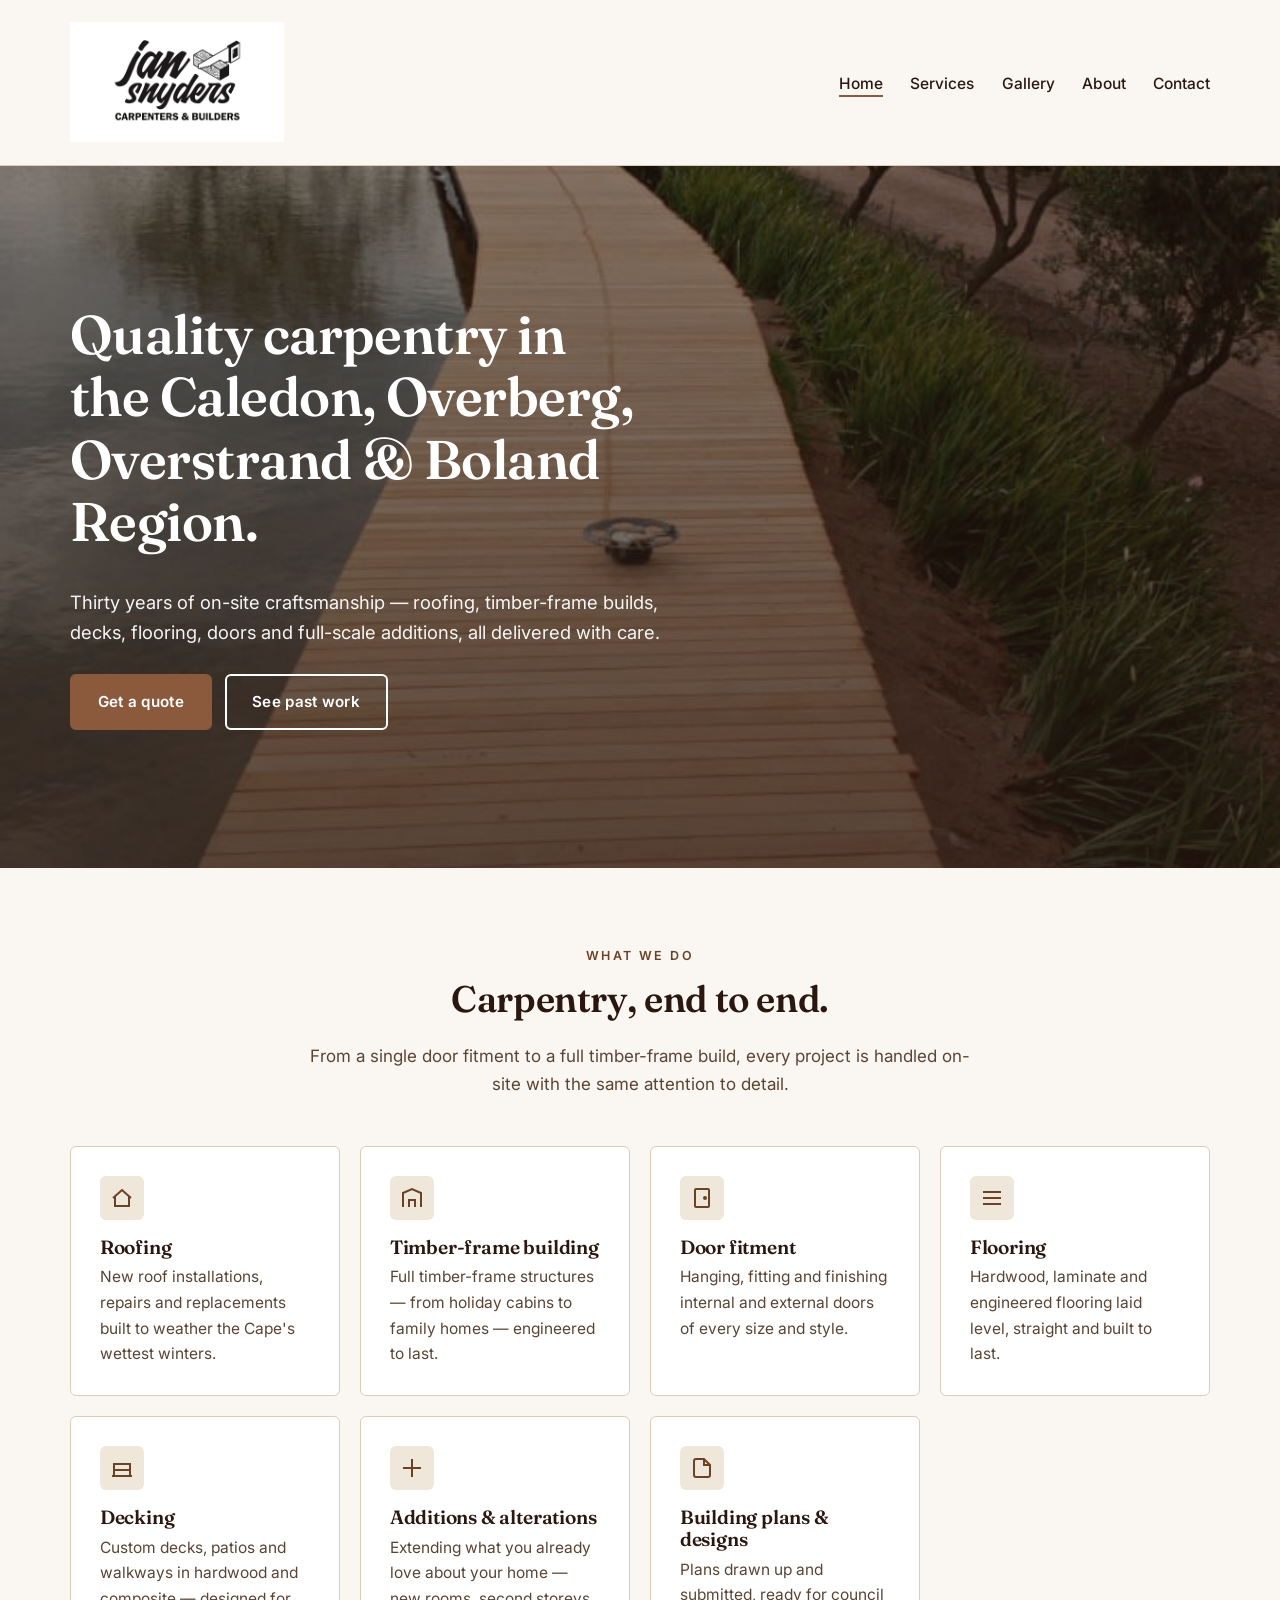
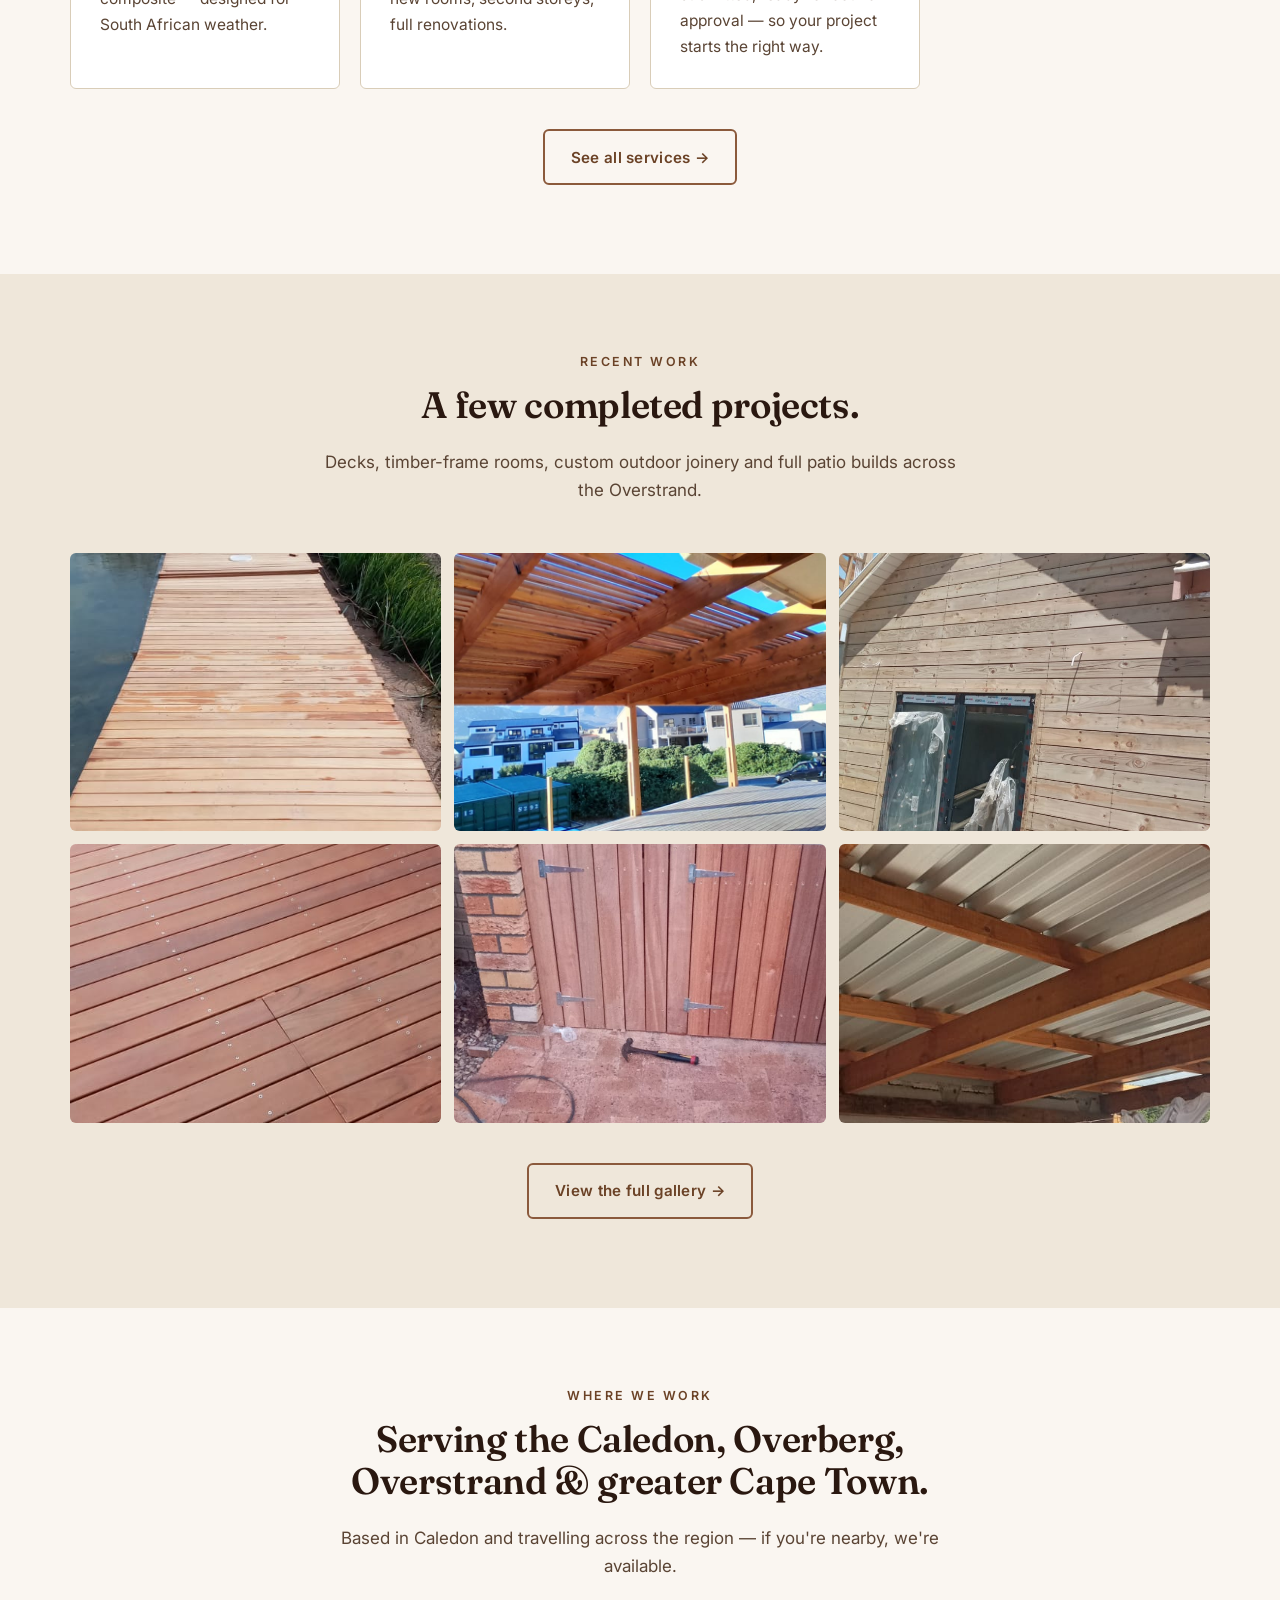
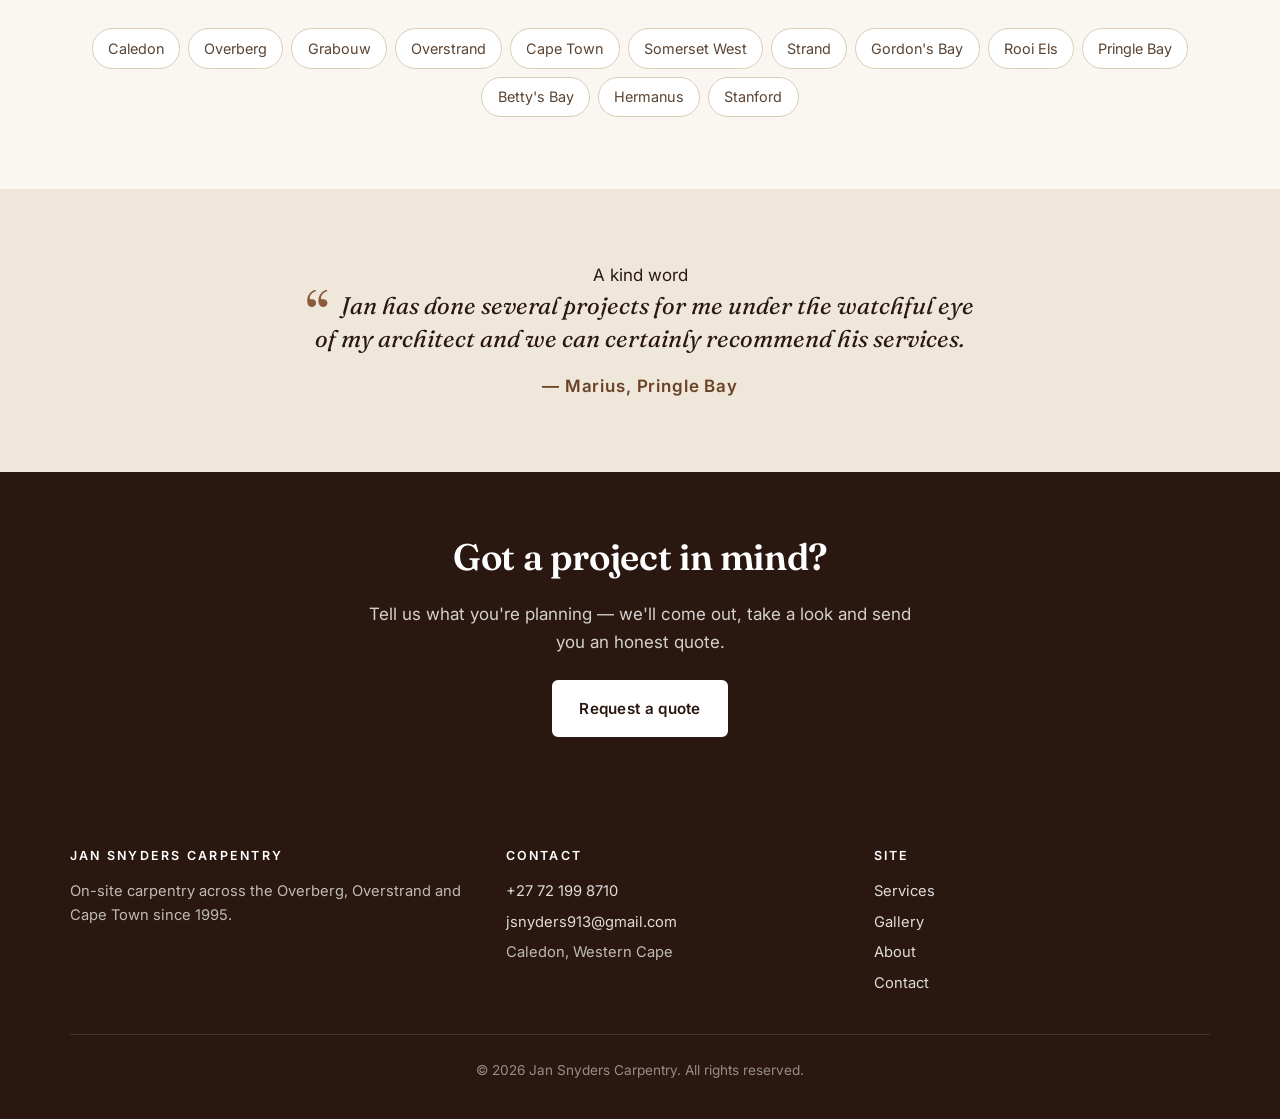
<file: index.html>
<!DOCTYPE html>
<html lang="en-ZA">
<head>
  <meta charset="UTF-8" />
  <meta name="viewport" content="width=device-width, initial-scale=1.0" />
  <title>Jan Snyders Carpentry — Carpenter in Caledon, Overberg &amp; Overstrand</title>
  <meta name="description" content="Jan Snyders is a versatile carpenter based in Caledon, Western Cape, with 25+ years' experience. Roofing, timber-frame building, decking, flooring, doors, additions and building plans across the Overberg, Overstrand and Cape Town." />
  <meta name="theme-color" content="#2a1810" />
  <meta name="google-site-verification" content="yP_H1B3VOyMs3_t7e3XYben7phTmRiaYu-WvT1Xxkp0" />
  <link rel="canonical" href="https://jansnyderscarpenter.com/" />

  <!-- Open Graph -->
  <meta property="og:type" content="website" />
  <meta property="og:title" content="Jan Snyders Carpentry — Carpenter in Caledon, Overberg &amp; Overstrand" />
  <meta property="og:description" content="25+ years of quality carpentry across the Overstrand and Cape Town. Roofing, decking, timber-frame, flooring, doors and more." />
  <meta property="og:url" content="https://jansnyderscarpenter.com/" />
  <meta property="og:image" content="https://jansnyderscarpenter.com/assets/images/Scenic%20decked%20walkway%205.jpeg" />
  <meta name="twitter:card" content="summary_large_image" />

  <link rel="icon" type="image/png" href="assets/images/Logo.png" />
  <link rel="preconnect" href="https://fonts.googleapis.com" />
  <link rel="preconnect" href="https://fonts.gstatic.com" crossorigin />
  <link href="https://fonts.googleapis.com/css2?family=Fraunces:opsz,wght@9..144,500;9..144,600&family=Inter:wght@400;500;600&display=swap" rel="stylesheet" />
  <link rel="stylesheet" href="assets/css/styles.css" />

  <!-- Local-business structured data (boosts Google local search) -->
  <script type="application/ld+json">
  {
    "@context": "https://schema.org",
    "@type": "GeneralContractor",
    "name": "Jan Snyders Carpentry",
    "image": "https://jansnyderscarpenter.com/assets/images/Scenic%20decked%20walkway%205.jpeg",
    "url": "https://jansnyderscarpenter.com/",
    "telephone": "+27721998710",
    "email": "jsnyders913@gmail.com",
    "priceRange": "$$",
    "address": {
      "@type": "PostalAddress",
      "streetAddress": "1st Avenue, Vleiview",
      "addressLocality": "Caledon",
      "addressRegion": "Western Cape",
      "addressCountry": "ZA"
    },
    "areaServed": [
      "Caledon", "Grabouw", "Overstrand", "Cape Town", "Somerset West", "Strand",
      "Gordon's Bay", "Rooi Els", "Pringle Bay", "Betty's Bay", "Hermanus", "Stanford"
    ],
    "founder": { "@type": "Person", "name": "Jan Snyders" },
    "foundingDate": "1995",
    "description": "On-site carpenter based in Caledon offering roofing, timber-frame building, decking, flooring, door fitment, additions, alterations and building plans across the Overberg, Overstrand and greater Cape Town area.",
    "openingHoursSpecification": [
      { "@type": "OpeningHoursSpecification", "dayOfWeek": ["Monday","Tuesday","Wednesday","Thursday","Friday"], "opens": "08:00", "closes": "17:00" },
      { "@type": "OpeningHoursSpecification", "dayOfWeek": "Saturday", "opens": "08:00", "closes": "13:00" }
    ],
    "sameAs": []
  }
  </script>
</head>
<body>

  <header class="site-header">
    <div class="container">
      <a class="brand" href="index.html">
        <img src="assets/images/Logo.png" alt="Jan Snyders Carpentry logo" />
      </a>

      <button class="nav-toggle" aria-label="Toggle menu" aria-expanded="false" aria-controls="primary-nav">
        <span></span>
      </button>

      <nav class="site-nav" id="primary-nav" aria-label="Primary">
        <ul>
          <li><a href="index.html">Home</a></li>
          <li><a href="services.html">Services</a></li>
          <li><a href="gallery.html">Gallery</a></li>
          <li><a href="about.html">About</a></li>
          <li><a href="contact.html">Contact</a></li>
        </ul>
      </nav>
    </div>
  </header>

  <main>

    <section class="hero">
      <div class="container">
        <h1>Quality carpentry in the Caledon, Overberg, Overstrand &amp; Boland Region.</h1>
        <p>Thirty years of on-site craftsmanship — roofing, timber-frame builds, decks, flooring, doors and full-scale additions, all delivered with care.</p>
        <a class="btn" href="contact.html">Get a quote</a>
        <a class="btn btn--ghost" href="gallery.html" style="color:#fff;border-color:#fff">See past work</a>
      </div>
    </section>

    <section>
      <div class="container">
        <div class="section-head">
          <span class="eyebrow">What we do</span>
          <h2>Carpentry, end to end.</h2>
          <p>From a single door fitment to a full timber-frame build, every project is handled on-site with the same attention to detail.</p>
        </div>

        <div class="services-grid">
          <article class="service-card">
            <div class="icon" aria-hidden="true"><svg viewBox="0 0 24 24" fill="none" stroke="currentColor" stroke-width="2"><path d="M3 12l9-8 9 8"/><path d="M5 10v10h14V10"/></svg></div>
            <h3>Roofing</h3>
            <p>New roof installations, repairs and replacements built to weather the Cape's wettest winters.</p>
          </article>

          <article class="service-card">
            <div class="icon" aria-hidden="true"><svg viewBox="0 0 24 24" fill="none" stroke="currentColor" stroke-width="2"><path d="M3 21V7l9-4 9 4v14"/><path d="M9 21v-7h6v7"/></svg></div>
            <h3>Timber-frame building</h3>
            <p>Full timber-frame structures — from holiday cabins to family homes — engineered to last.</p>
          </article>

          <article class="service-card">
            <div class="icon" aria-hidden="true"><svg viewBox="0 0 24 24" fill="none" stroke="currentColor" stroke-width="2"><rect x="5" y="3" width="14" height="18" rx="1"/><circle cx="15" cy="12" r="1" fill="currentColor"/></svg></div>
            <h3>Door fitment</h3>
            <p>Hanging, fitting and finishing internal and external doors of every size and style.</p>
          </article>

          <article class="service-card">
            <div class="icon" aria-hidden="true"><svg viewBox="0 0 24 24" fill="none" stroke="currentColor" stroke-width="2"><path d="M3 6h18M3 12h18M3 18h18"/></svg></div>
            <h3>Flooring</h3>
            <p>Hardwood, laminate and engineered flooring laid level, straight and built to last.</p>
          </article>

          <article class="service-card">
            <div class="icon" aria-hidden="true"><svg viewBox="0 0 24 24" fill="none" stroke="currentColor" stroke-width="2"><path d="M2 20h20"/><path d="M4 20V8h16v12"/><path d="M4 14h16"/></svg></div>
            <h3>Decking</h3>
            <p>Custom decks, patios and walkways in hardwood and composite — designed for South African weather.</p>
          </article>

          <article class="service-card">
            <div class="icon" aria-hidden="true"><svg viewBox="0 0 24 24" fill="none" stroke="currentColor" stroke-width="2"><path d="M3 12h18"/><path d="M12 3v18"/></svg></div>
            <h3>Additions &amp; alterations</h3>
            <p>Extending what you already love about your home — new rooms, second storeys, full renovations.</p>
          </article>

          <article class="service-card">
            <div class="icon" aria-hidden="true"><svg viewBox="0 0 24 24" fill="none" stroke="currentColor" stroke-width="2"><path d="M14 3H6a2 2 0 00-2 2v14a2 2 0 002 2h12a2 2 0 002-2V9z"/><path d="M14 3v6h6"/></svg></div>
            <h3>Building plans &amp; designs</h3>
            <p>Plans drawn up and submitted, ready for council approval — so your project starts the right way.</p>
          </article>
        </div>

        <p style="text-align:center;margin-top:2.5rem">
          <a class="btn btn--ghost" href="services.html">See all services →</a>
        </p>
      </div>
    </section>

    <section class="alt">
      <div class="container">
        <div class="section-head">
          <span class="eyebrow">Recent work</span>
          <h2>A few completed projects.</h2>
          <p>Decks, timber-frame rooms, custom outdoor joinery and full patio builds across the Overstrand.</p>
        </div>

        <div class="gallery-grid">
          <figure><img src="assets/images/Scenic%20decked%20walkway%201.jpeg" alt="Scenic decked walkway with views" loading="lazy" /><figcaption>Scenic decked walkway</figcaption></figure>
          <figure><img src="assets/images/Complete%20patio%20and%20roof%201.jpeg" alt="Complete patio and roof project" loading="lazy" /><figcaption>Complete patio &amp; roof</figcaption></figure>
          <figure><img src="assets/images/Timber%20room%201.jpeg" alt="Timber-frame room" loading="lazy" /><figcaption>Timber-frame room</figcaption></figure>
          <figure><img src="assets/images/Pool%20deck%201.jpeg" alt="Pool deck" loading="lazy" /><figcaption>Pool deck</figcaption></figure>
          <figure><img src="assets/images/Outside%20storage%20cupboard%201.jpeg" alt="Outside storage cupboard" loading="lazy" /><figcaption>Outside storage cupboard</figcaption></figure>
          <figure><img src="assets/images/Roofing%201.jpeg" alt="Completed roofing project" loading="lazy" /><figcaption>Roofing</figcaption></figure>
        </div>

        <p style="text-align:center;margin-top:2.5rem">
          <a class="btn btn--ghost" href="gallery.html">View the full gallery →</a>
        </p>
      </div>
    </section>

    <section>
      <div class="container">
        <div class="section-head">
          <span class="eyebrow">Where we work</span>
          <h2>Serving the Caledon, Overberg, Overstrand &amp; greater Cape Town.</h2>
          <p>Based in Caledon and travelling across the region — if you're nearby, we're available.</p>
        </div>
        <ul class="area-chips">
          <li>Caledon</li>
          <li>Overberg</li>
          <li>Grabouw</li>
          <li>Overstrand</li>
          <li>Cape Town</li>
          <li>Somerset West</li>
          <li>Strand</li>
          <li>Gordon's Bay</li>
          <li>Rooi Els</li>
          <li>Pringle Bay</li>
          <li>Betty's Bay</li>
          <li>Hermanus</li>
          <li>Stanford</li>
        </ul>
      </div>
    </section>

    <section class="alt">
      <div class="container testimonial">
        <span class="eyebrow">A kind word</span>
        <blockquote>Jan has done several projects for me under the watchful eye of my architect and we can certainly recommend his services.</blockquote>
        <cite>— Marius, Pringle Bay</cite>
      </div>
    </section>

    <section class="cta-banner">
      <div class="container">
        <h2>Got a project in mind?</h2>
        <p>Tell us what you're planning — we'll come out, take a look and send you an honest quote.</p>
        <a class="btn" href="contact.html">Request a quote</a>
      </div>
    </section>

  </main>

  <footer class="site-footer">
    <div class="container">
      <div class="footer-grid">
        <div>
          <h4>Jan Snyders Carpentry</h4>
          <p>On-site carpentry across the Overberg, Overstrand and Cape Town since 1995.</p>
        </div>
        <div>
          <h4>Contact</h4>
          <ul>
            <li><a href="tel:+27721998710">+27 72 199 8710</a></li>
            <li><a href="mailto:jsnyders913@gmail.com">jsnyders913@gmail.com</a></li>
            <li>Caledon, Western Cape</li>
          </ul>
        </div>
        <div>
          <h4>Site</h4>
          <ul>
            <li><a href="services.html">Services</a></li>
            <li><a href="gallery.html">Gallery</a></li>
            <li><a href="about.html">About</a></li>
            <li><a href="contact.html">Contact</a></li>
          </ul>
        </div>
      </div>
      <p class="legal">&copy; <span id="year">2026</span> Jan Snyders Carpentry. All rights reserved.</p>
    </div>
  </footer>

  <script>document.getElementById('year').textContent = new Date().getFullYear();</script>
  <script src="assets/js/main.js" defer></script>
</body>
</html>
</file>
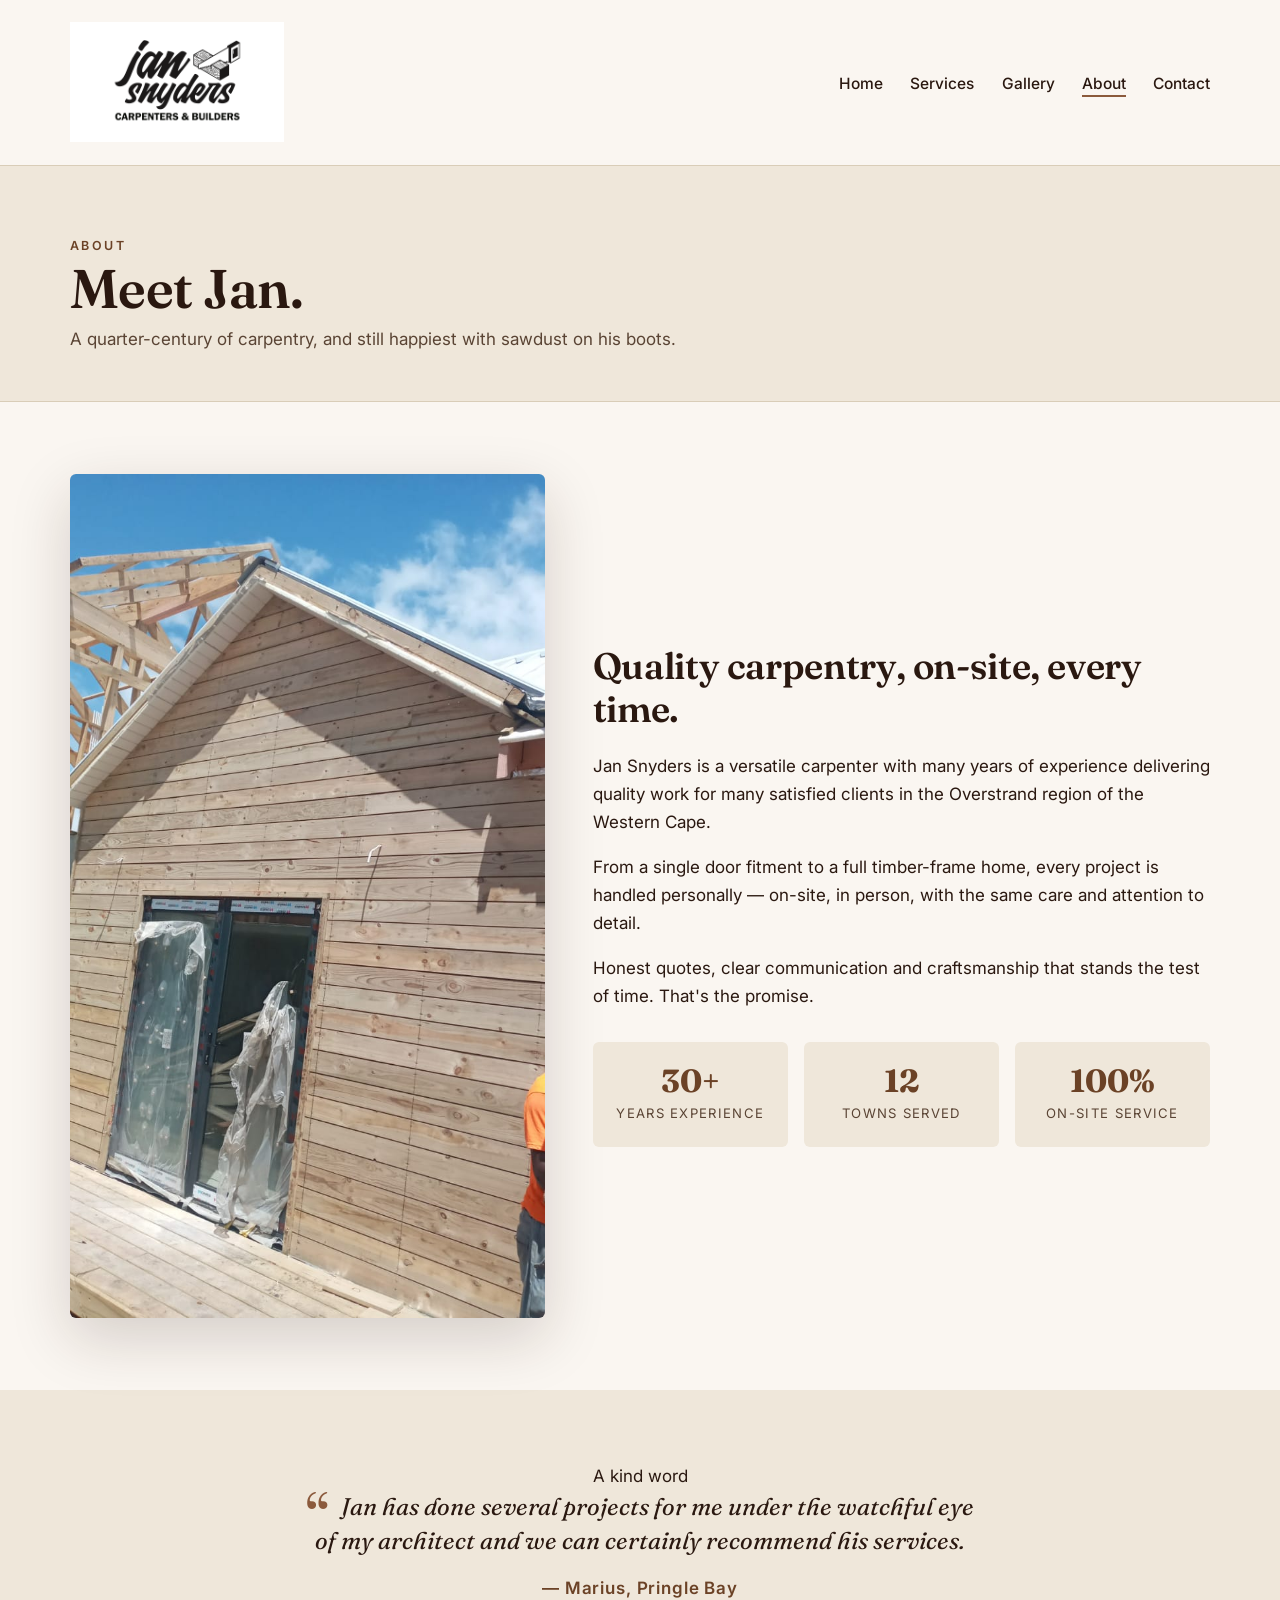
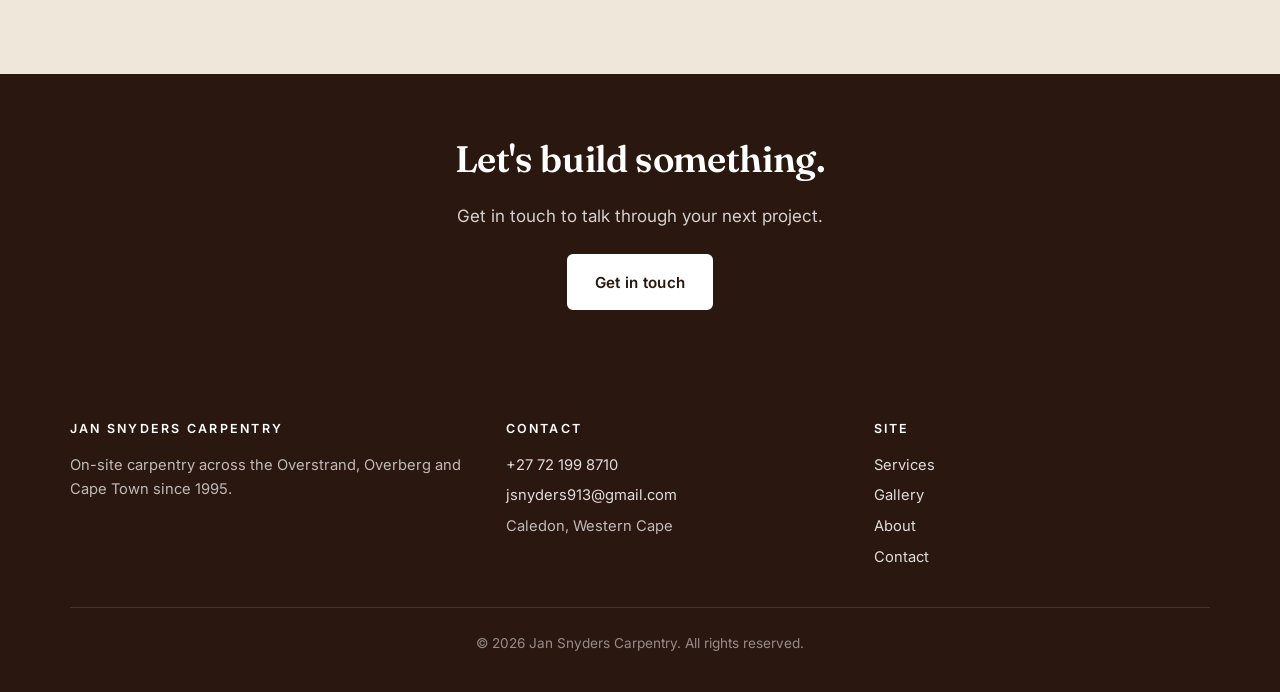
<file: about.html>
<!DOCTYPE html>
<html lang="en-ZA">
<head>
  <meta charset="UTF-8" />
  <meta name="viewport" content="width=device-width, initial-scale=1.0" />
  <title>About Jan Snyders — Carpenter, Caledon</title>
  <meta name="description" content="Meet Jan Snyders — a versatile carpenter with 25+ years' experience delivering quality work for clients across the Overstrand region of the Western Cape." />
  <meta name="theme-color" content="#2a1810" />
  <link rel="canonical" href="https://jansnyderscarpenter.com/about.html" />

  <meta property="og:type" content="website" />
  <meta property="og:title" content="About Jan Snyders" />
  <meta property="og:description" content="25+ years' experience delivering quality carpentry across the Overstrand." />
  <meta property="og:url" content="https://jansnyderscarpenter.com/about.html" />
  <meta property="og:image" content="https://jansnyderscarpenter.com/assets/images/Scenic%20decked%20walkway%205.jpeg" />

  <link rel="icon" type="image/png" href="assets/images/Logo.png" />
  <link rel="preconnect" href="https://fonts.googleapis.com" />
  <link rel="preconnect" href="https://fonts.gstatic.com" crossorigin />
  <link href="https://fonts.googleapis.com/css2?family=Fraunces:opsz,wght@9..144,500;9..144,600&family=Inter:wght@400;500;600&display=swap" rel="stylesheet" />
  <link rel="stylesheet" href="assets/css/styles.css" />
</head>
<body>

  <header class="site-header">
    <div class="container">
      <a class="brand" href="index.html">
        <img src="assets/images/Logo.png" alt="Jan Snyders Carpentry logo" />
      </a>
      <button class="nav-toggle" aria-label="Toggle menu" aria-expanded="false" aria-controls="primary-nav"><span></span></button>
      <nav class="site-nav" id="primary-nav" aria-label="Primary">
        <ul>
          <li><a href="index.html">Home</a></li>
          <li><a href="services.html">Services</a></li>
          <li><a href="gallery.html">Gallery</a></li>
          <li><a href="about.html">About</a></li>
          <li><a href="contact.html">Contact</a></li>
        </ul>
      </nav>
    </div>
  </header>

  <main>

    <section class="page-header">
      <div class="container">
        <span class="eyebrow" style="font-size:0.78rem;font-weight:600;letter-spacing:0.2em;text-transform:uppercase;color:var(--accent-dk)">About</span>
        <h1>Meet Jan.</h1>
        <p>A quarter-century of carpentry, and still happiest with sawdust on his boots.</p>
      </div>
    </section>

    <section>
      <div class="container">
        <div class="about-grid">
          <img src="assets/images/Timber%20room%201.jpeg" alt="Timber-frame work by Jan Snyders" />
          <div>
            <h2>Quality carpentry, on-site, every time.</h2>
            <p>Jan Snyders is a versatile carpenter with many years of experience delivering quality work for many satisfied clients in the Overstrand region of the Western Cape.</p>
            <p>From a single door fitment to a full timber-frame home, every project is handled personally — on-site, in person, with the same care and attention to detail.</p>
            <p>Honest quotes, clear communication and craftsmanship that stands the test of time. That's the promise.</p>

            <div class="stats">
              <div class="stat"><strong>30+</strong><span>Years experience</span></div>
              <div class="stat"><strong>12</strong><span>Towns served</span></div>
              <div class="stat"><strong>100%</strong><span>On-site service</span></div>
            </div>
          </div>
        </div>
      </div>
    </section>

    <section class="alt">
      <div class="container testimonial">
        <span class="eyebrow">A kind word</span>
        <blockquote>Jan has done several projects for me under the watchful eye of my architect and we can certainly recommend his services.</blockquote>
        <cite>— Marius, Pringle Bay</cite>
      </div>
    </section>

    <section class="cta-banner">
      <div class="container">
        <h2>Let's build something.</h2>
        <p>Get in touch to talk through your next project.</p>
        <a class="btn" href="contact.html">Get in touch</a>
      </div>
    </section>

  </main>

  <footer class="site-footer">
    <div class="container">
      <div class="footer-grid">
        <div>
          <h4>Jan Snyders Carpentry</h4>
          <p>On-site carpentry across the Overstrand, Overberg and Cape Town since 1995.</p>
        </div>
        <div>
          <h4>Contact</h4>
          <ul>
            <li><a href="tel:+27721998710">+27 72 199 8710</a></li>
            <li><a href="mailto:jsnyders913@gmail.com">jsnyders913@gmail.com</a></li>
            <li>Caledon, Western Cape</li>
          </ul>
        </div>
        <div>
          <h4>Site</h4>
          <ul>
            <li><a href="services.html">Services</a></li>
            <li><a href="gallery.html">Gallery</a></li>
            <li><a href="about.html">About</a></li>
            <li><a href="contact.html">Contact</a></li>
          </ul>
        </div>
      </div>
      <p class="legal">&copy; <span id="year">2026</span> Jan Snyders Carpentry. All rights reserved.</p>
    </div>
  </footer>

  <script>document.getElementById('year').textContent = new Date().getFullYear();</script>
  <script src="assets/js/main.js" defer></script>
</body>
</html>
</file>
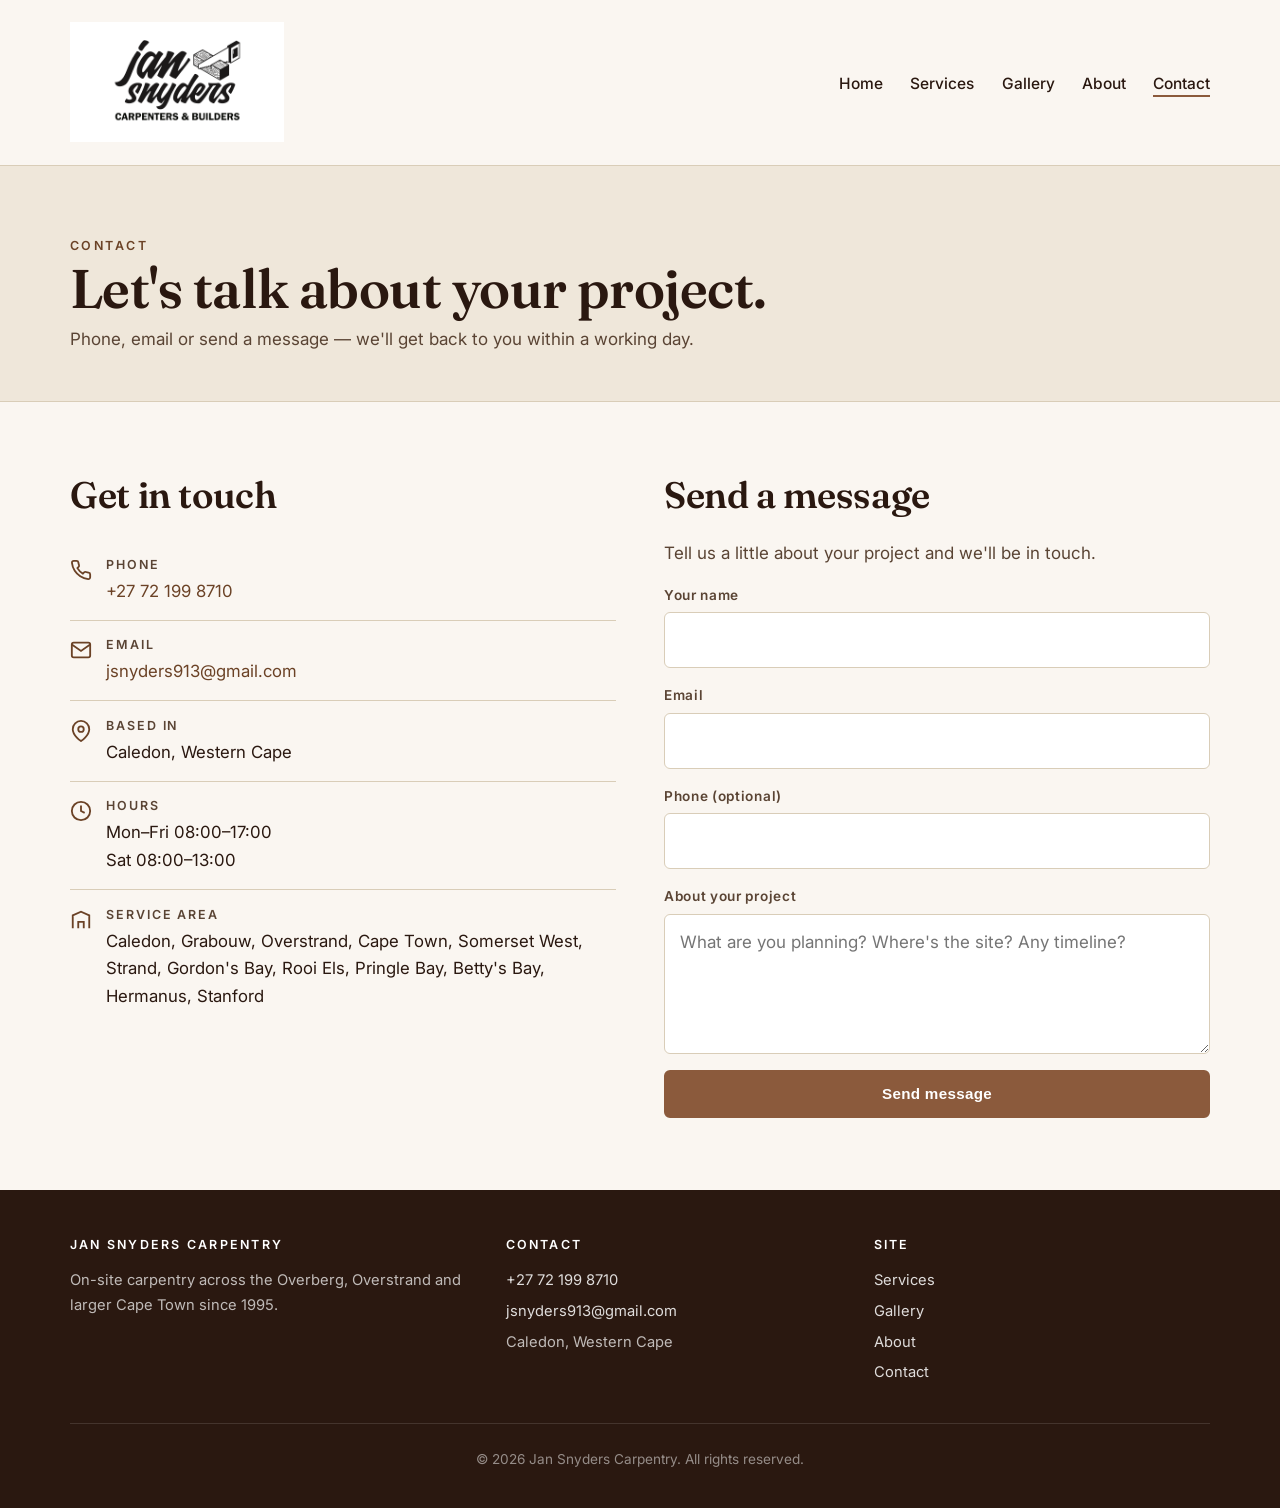
<file: contact.html>
<!DOCTYPE html>
<html lang="en-ZA">
<head>
  <meta charset="UTF-8" />
  <meta name="viewport" content="width=device-width, initial-scale=1.0" />
  <title>Contact — Jan Snyders Carpentry, Caledon</title>
  <meta name="description" content="Get in touch with Jan Snyders Carpentry. Phone +27 72 199 8710 or email jsnyders913@gmail.com. Serving Caledon, Overberg, Overstrand and the greater Cape Town." />
  <meta name="theme-color" content="#2a1810" />
  <link rel="canonical" href="https://jansnyderscarpenter.com/contact.html" />

  <meta property="og:type" content="website" />
  <meta property="og:title" content="Contact — Jan Snyders Carpentry" />
  <meta property="og:description" content="Phone, email and contact form for Jan Snyders Carpentry in Caledon." />
  <meta property="og:url" content="https://jansnyderscarpenter.com/contact.html" />
  <meta property="og:image" content="https://jansnyderscarpenter.com/assets/images/Scenic%20decked%20walkway%205.jpeg" />

  <link rel="icon" type="image/png" href="assets/images/Logo.png" />
  <link rel="preconnect" href="https://fonts.googleapis.com" />
  <link rel="preconnect" href="https://fonts.gstatic.com" crossorigin />
  <link href="https://fonts.googleapis.com/css2?family=Fraunces:opsz,wght@9..144,500;9..144,600&family=Inter:wght@400;500;600&display=swap" rel="stylesheet" />
  <link rel="stylesheet" href="assets/css/styles.css" />
</head>
<body>

  <header class="site-header">
    <div class="container">
      <a class="brand" href="index.html">
        <img src="assets/images/Logo.png" alt="Jan Snyders Carpentry logo" />
      </a>
      <button class="nav-toggle" aria-label="Toggle menu" aria-expanded="false" aria-controls="primary-nav"><span></span></button>
      <nav class="site-nav" id="primary-nav" aria-label="Primary">
        <ul>
          <li><a href="index.html">Home</a></li>
          <li><a href="services.html">Services</a></li>
          <li><a href="gallery.html">Gallery</a></li>
          <li><a href="about.html">About</a></li>
          <li><a href="contact.html">Contact</a></li>
        </ul>
      </nav>
    </div>
  </header>

  <main>

    <section class="page-header">
      <div class="container">
        <span class="eyebrow" style="font-size:0.78rem;font-weight:600;letter-spacing:0.2em;text-transform:uppercase;color:var(--accent-dk)">Contact</span>
        <h1>Let's talk about your project.</h1>
        <p>Phone, email or send a message — we'll get back to you within a working day.</p>
      </div>
    </section>

    <section>
      <div class="container">
        <div class="contact-grid">

          <div class="contact-info">
            <h2>Get in touch</h2>
            <ul>
              <li>
                <svg viewBox="0 0 24 24" fill="none" stroke="currentColor" stroke-width="2"><path d="M22 16.92v3a2 2 0 01-2.18 2 19.79 19.79 0 01-8.63-3.07 19.5 19.5 0 01-6-6 19.79 19.79 0 01-3.07-8.67A2 2 0 014.11 2h3a2 2 0 012 1.72c.13.96.37 1.9.7 2.81a2 2 0 01-.45 2.11L8.09 9.91a16 16 0 006 6l1.27-1.27a2 2 0 012.11-.45c.91.33 1.85.57 2.81.7A2 2 0 0122 16.92z"/></svg>
                <div>
                  <p class="label">Phone</p>
                  <p class="value"><a href="tel:+27721998710">+27 72 199 8710</a></p>
                </div>
              </li>
              <li>
                <svg viewBox="0 0 24 24" fill="none" stroke="currentColor" stroke-width="2"><path d="M4 4h16c1.1 0 2 .9 2 2v12c0 1.1-.9 2-2 2H4c-1.1 0-2-.9-2-2V6c0-1.1.9-2 2-2z"/><path d="M22 6l-10 7L2 6"/></svg>
                <div>
                  <p class="label">Email</p>
                  <p class="value"><a href="mailto:jsnyders913@gmail.com">jsnyders913@gmail.com</a></p>
                </div>
              </li>
              <li>
                <svg viewBox="0 0 24 24" fill="none" stroke="currentColor" stroke-width="2"><path d="M21 10c0 7-9 13-9 13s-9-6-9-13a9 9 0 0118 0z"/><circle cx="12" cy="10" r="3"/></svg>
                <div>
                  <p class="label">Based in</p>
                  <p class="value">Caledon, Western Cape</p>
                </div>
              </li>
              <li>
                <svg viewBox="0 0 24 24" fill="none" stroke="currentColor" stroke-width="2"><circle cx="12" cy="12" r="10"/><path d="M12 6v6l4 2"/></svg>
                <div>
                  <p class="label">Hours</p>
                  <p class="value">Mon–Fri 08:00–17:00<br/>Sat 08:00–13:00</p>
                </div>
              </li>
              <li>
                <svg viewBox="0 0 24 24" fill="none" stroke="currentColor" stroke-width="2"><path d="M3 21V7l9-4 9 4v14"/><path d="M9 21v-7h6v7"/></svg>
                <div>
                  <p class="label">Service area</p>
                  <p class="value">Caledon, Grabouw, Overstrand, Cape Town, Somerset West, Strand, Gordon's Bay, Rooi Els, Pringle Bay, Betty's Bay, Hermanus, Stanford</p>
                </div>
              </li>
            </ul>
          </div>

          <div>
            <h2>Send a message</h2>
            <p style="color:var(--ink-soft)">Tell us a little about your project and we'll be in touch.</p>

            <!--
              This form is handled by Netlify Forms automatically when deployed.
              No backend or JS required. Submissions appear in the Netlify dashboard
              under Forms, and you can configure email notifications there.
            -->
            <form name="contact" method="POST" data-netlify="true" netlify-honeypot="bot-field" action="thanks.html">
              <input type="hidden" name="form-name" value="contact" />
              <p class="honeypot"><label>Don't fill this out: <input name="bot-field" /></label></p>

              <div class="field">
                <label for="name">Your name</label>
                <input id="name" name="name" type="text" required autocomplete="name" />
              </div>

              <div class="field">
                <label for="email">Email</label>
                <input id="email" name="email" type="email" required autocomplete="email" />
              </div>

              <div class="field">
                <label for="phone">Phone (optional)</label>
                <input id="phone" name="phone" type="tel" autocomplete="tel" />
              </div>

              <div class="field">
                <label for="message">About your project</label>
                <textarea id="message" name="message" required placeholder="What are you planning? Where's the site? Any timeline?"></textarea>
              </div>

              <button type="submit" class="btn">Send message</button>
            </form>
          </div>

        </div>
      </div>
    </section>

  </main>

  <footer class="site-footer">
    <div class="container">
      <div class="footer-grid">
        <div>
          <h4>Jan Snyders Carpentry</h4>
          <p>On-site carpentry across the Overberg, Overstrand and larger Cape Town since 1995.</p>
        </div>
        <div>
          <h4>Contact</h4>
          <ul>
            <li><a href="tel:+27721998710">+27 72 199 8710</a></li>
            <li><a href="mailto:jsnyders913@gmail.com">jsnyders913@gmail.com</a></li>
            <li>Caledon, Western Cape</li>
          </ul>
        </div>
        <div>
          <h4>Site</h4>
          <ul>
            <li><a href="services.html">Services</a></li>
            <li><a href="gallery.html">Gallery</a></li>
            <li><a href="about.html">About</a></li>
            <li><a href="contact.html">Contact</a></li>
          </ul>
        </div>
      </div>
      <p class="legal">&copy; <span id="year">2026</span> Jan Snyders Carpentry. All rights reserved.</p>
    </div>
  </footer>

  <script>document.getElementById('year').textContent = new Date().getFullYear();</script>
  <script src="assets/js/main.js" defer></script>
</body>
</html>
</file>
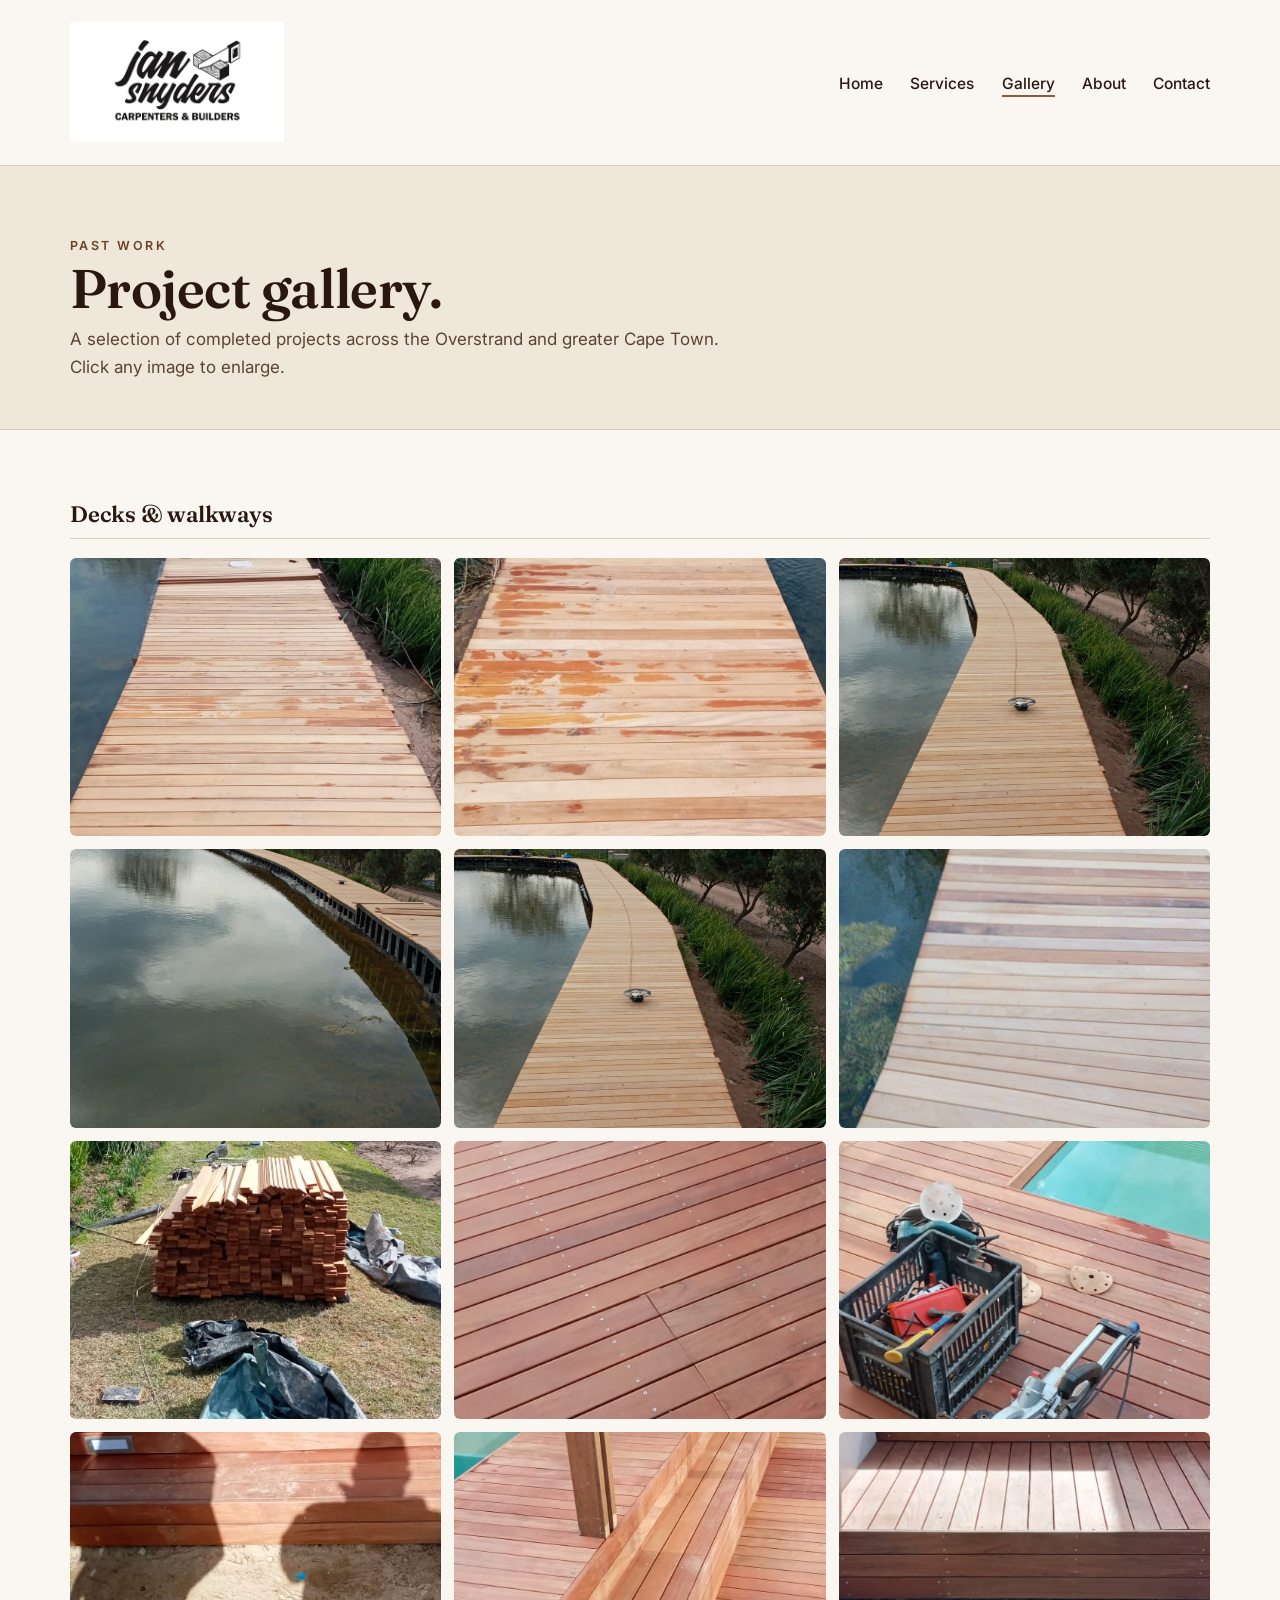
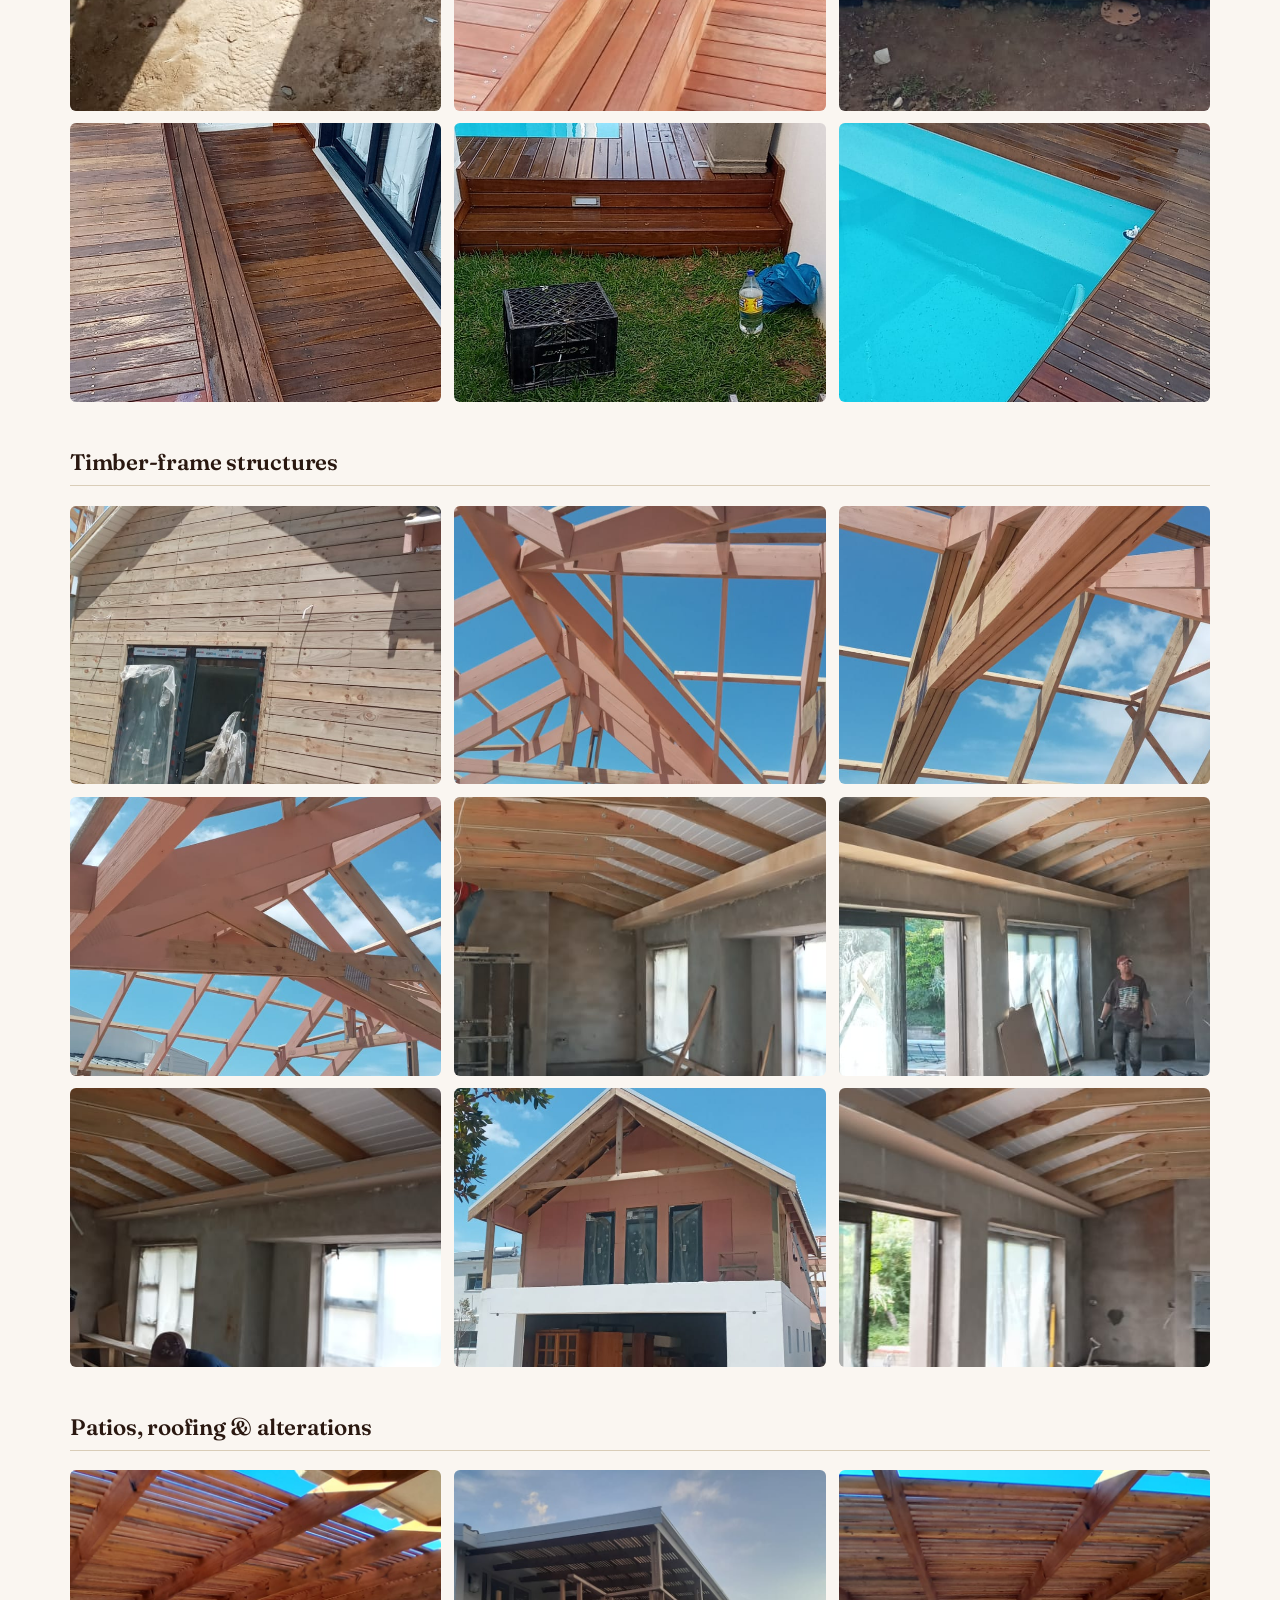
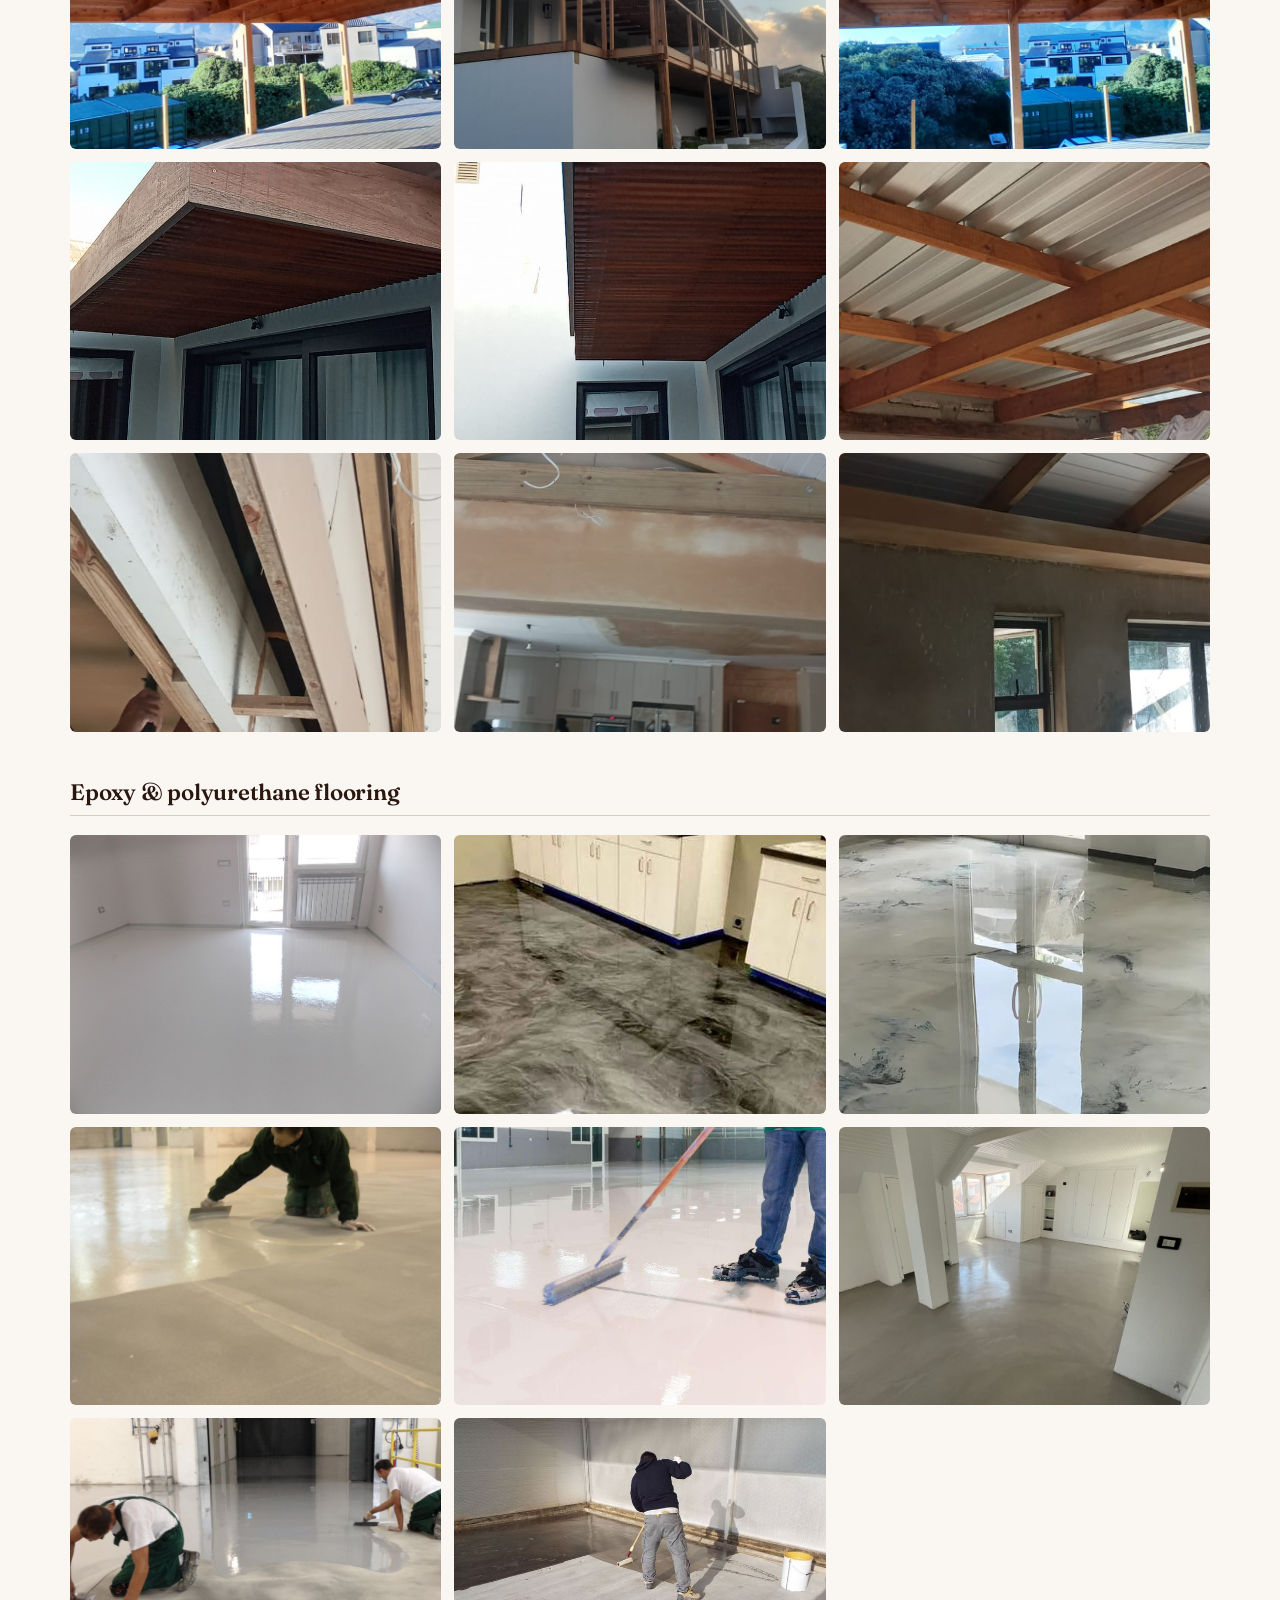
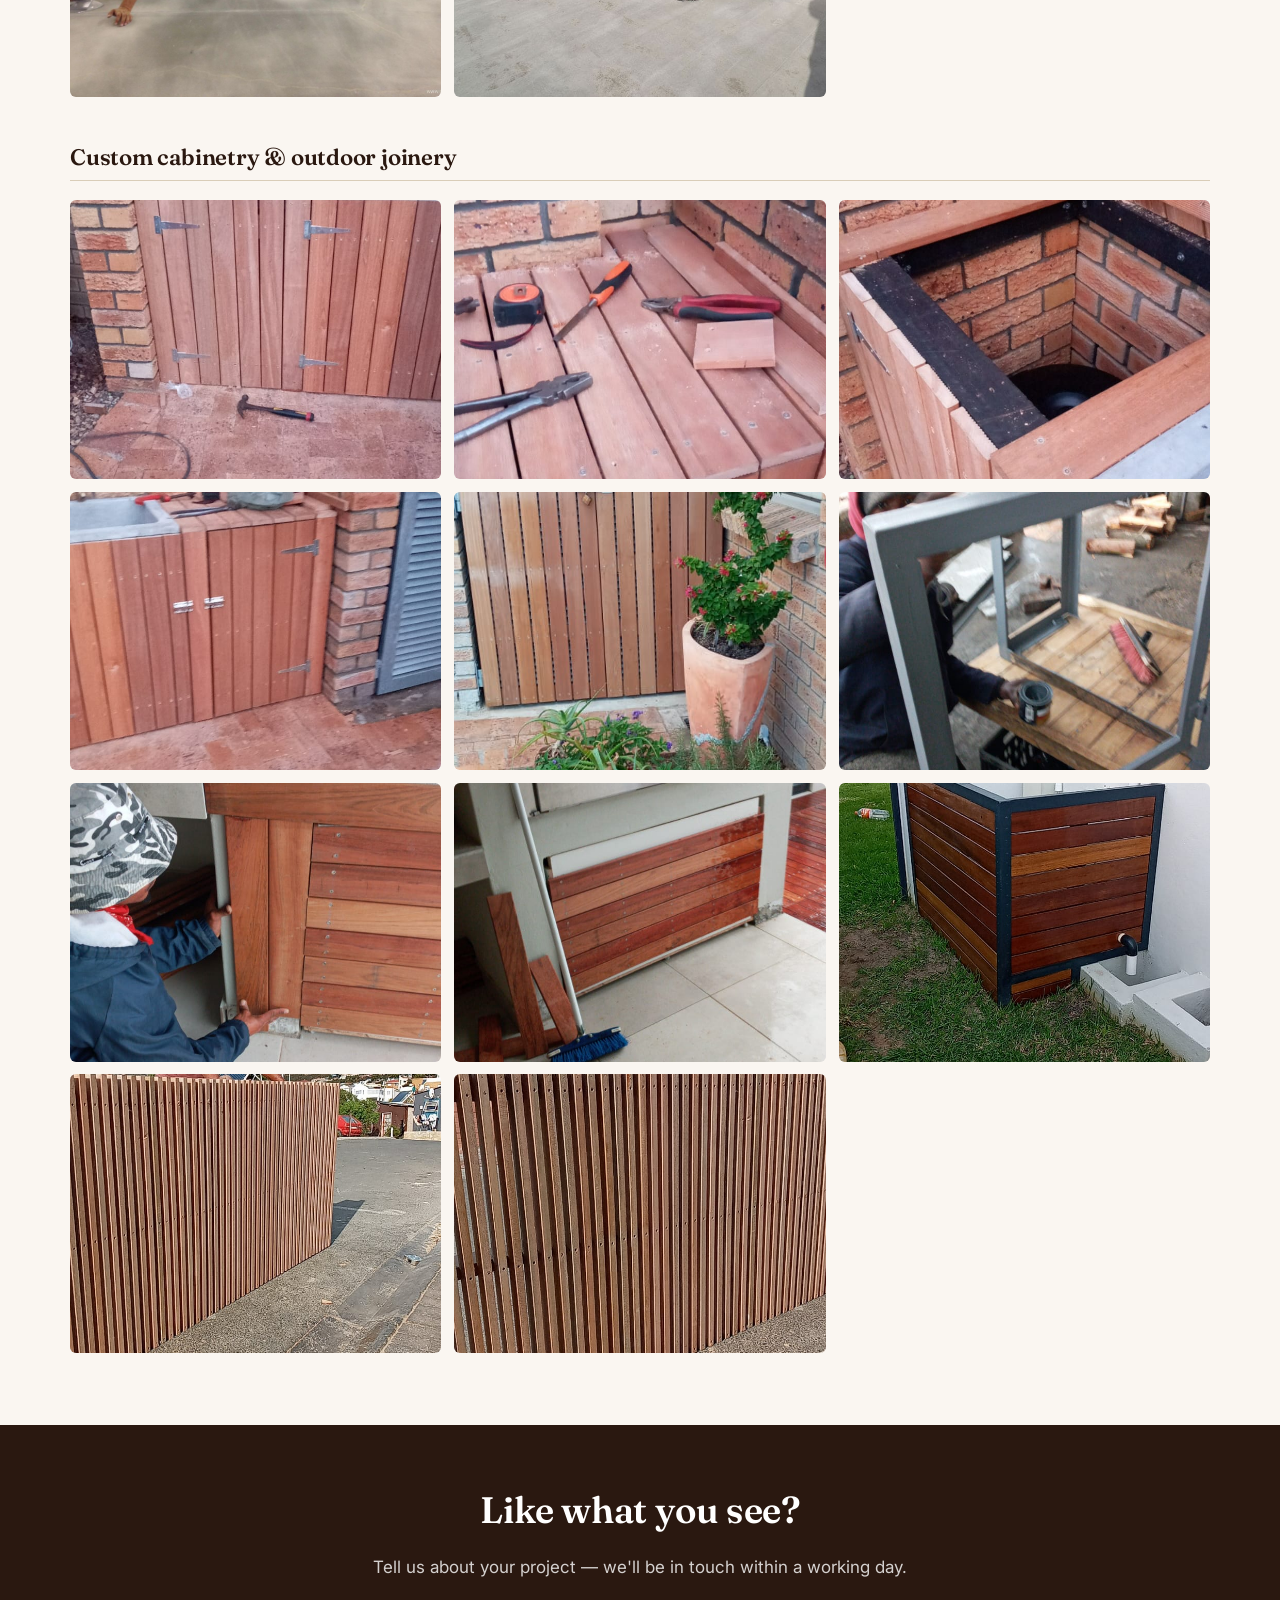
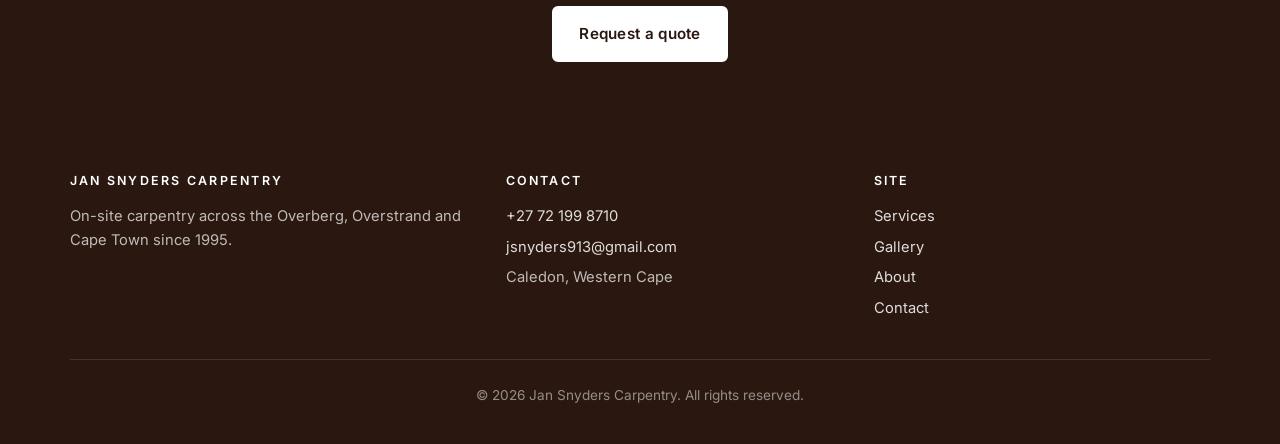
<file: gallery.html>
<!DOCTYPE html>
<html lang="en-ZA">
<head>
  <meta charset="UTF-8" />
  <meta name="viewport" content="width=device-width, initial-scale=1.0" />
  <title>Project Gallery — Jan Snyders Carpentry</title>
  <meta name="description" content="A selection of completed carpentry projects across the Overstrand and Cape Town: roofing, decking, timber-frame builds, flooring and more by Jan Snyders Carpentry." />
  <meta name="theme-color" content="#2a1810" />
  <link rel="canonical" href="https://jansnyderscarpenter.com/gallery.html" />

  <meta property="og:type" content="website" />
  <meta property="og:title" content="Project Gallery — Jan Snyders Carpentry" />
  <meta property="og:description" content="See completed roofing, decking, timber-frame and more from Jan Snyders Carpentry." />
  <meta property="og:url" content="https://jansnyderscarpenter.com/gallery.html" />
  <meta property="og:image" content="https://jansnyderscarpenter.com/assets/images/Scenic%20decked%20walkway%205.jpeg" />

  <link rel="icon" type="image/png" href="assets/images/Logo.png" />
  <link rel="preconnect" href="https://fonts.googleapis.com" />
  <link rel="preconnect" href="https://fonts.gstatic.com" crossorigin />
  <link href="https://fonts.googleapis.com/css2?family=Fraunces:opsz,wght@9..144,500;9..144,600&family=Inter:wght@400;500;600&display=swap" rel="stylesheet" />
  <link rel="stylesheet" href="assets/css/styles.css" />
</head>
<body>

  <header class="site-header">
    <div class="container">
      <a class="brand" href="index.html">
        <img src="assets/images/Logo.png" alt="Jan Snyders Carpentry logo" />
      </a>
      <button class="nav-toggle" aria-label="Toggle menu" aria-expanded="false" aria-controls="primary-nav"><span></span></button>
      <nav class="site-nav" id="primary-nav" aria-label="Primary">
        <ul>
          <li><a href="index.html">Home</a></li>
          <li><a href="services.html">Services</a></li>
          <li><a href="gallery.html">Gallery</a></li>
          <li><a href="about.html">About</a></li>
          <li><a href="contact.html">Contact</a></li>
        </ul>
      </nav>
    </div>
  </header>

  <main>

    <section class="page-header">
      <div class="container">
        <span class="eyebrow" style="font-size:0.78rem;font-weight:600;letter-spacing:0.2em;text-transform:uppercase;color:var(--accent-dk)">Past work</span>
        <h1>Project gallery.</h1>
        <p>A selection of completed projects across the Overstrand and greater Cape Town. Click any image to enlarge.</p>
      </div>
    </section>

    <section>
      <div class="container">

        <h2 class="gallery-section-title">Decks &amp; walkways</h2>
        <div class="gallery-grid">
          <figure><img src="assets/images/Scenic%20decked%20walkway%201.jpeg" alt="Scenic decked walkway with views" loading="lazy" /><figcaption>Scenic decked walkway</figcaption></figure>
          <figure><img src="assets/images/Scenic%20decked%20walkway%202.jpeg" alt="Scenic decked walkway with views" loading="lazy" /><figcaption>Scenic decked walkway</figcaption></figure>
          <figure><img src="assets/images/Scenic%20decked%20walkway%205.jpeg" alt="Scenic decked walkway with views" loading="lazy" /><figcaption>Scenic decked walkway</figcaption></figure>
          <figure><img src="assets/images/Scenic%20decked%20walkway%204.jpeg" alt="Scenic decked walkway with views" loading="lazy" /><figcaption>Scenic decked walkway</figcaption></figure>
          <figure><img src="assets/images/Scenic%20decked%20walkway%205.jpeg" alt="Scenic decked walkway with views" loading="lazy" /><figcaption>Scenic decked walkway</figcaption></figure>
          <figure><img src="assets/images/Scenic%20decked%20walkway%206.jpeg" alt="Scenic decked walkway with views" loading="lazy" /><figcaption>Scenic decked walkway</figcaption></figure>
          <figure><img src="assets/images/Scenic%20decked%20walkway%207.jpeg" alt="Scenic decked walkway with views" loading="lazy" /><figcaption>Scenic decked walkway</figcaption></figure>
          <figure><img src="assets/images/Pool%20deck%201.jpeg" alt="Pool deck" loading="lazy" /><figcaption>Pool deck</figcaption></figure>
          <figure><img src="assets/images/Pool%20deck%202.jpeg" alt="Pool deck" loading="lazy" /><figcaption>Pool deck</figcaption></figure>
          <figure><img src="assets/images/Pool%20deck%203.jpeg" alt="Pool deck" loading="lazy" /><figcaption>Pool deck</figcaption></figure>
          <figure><img src="assets/images/Pool%20deck%204.jpeg" alt="Pool deck" loading="lazy" /><figcaption>Pool deck</figcaption></figure>
          <figure><img src="assets/images/Pool%20deck%205.jpeg" alt="Pool deck" loading="lazy" /><figcaption>Pool deck</figcaption></figure>
          <figure><img src="assets/images/Pool%20deck%20steps%201.jpeg" alt="Hardwood steps onto a pool deck" loading="lazy" /><figcaption>Pool deck steps</figcaption></figure>
          <figure><img src="assets/images/Another%20pool%20deck%201.jpeg" alt="Pool deck construction" loading="lazy" /><figcaption>Pool deck</figcaption></figure>
          <figure><img src="assets/images/Another%20pool%20deck%202.jpeg" alt="Pool deck construction" loading="lazy" /><figcaption>Pool deck</figcaption></figure>
        </div>

        <h2 class="gallery-section-title">Timber-frame structures</h2>
        <div class="gallery-grid">
          <figure><img src="assets/images/Timber%20room%201.jpeg" alt="Timber-frame room" loading="lazy" /><figcaption>Timber-frame room</figcaption></figure>
          <figure><img src="assets/images/Timber%20room%202.jpeg" alt="Timber-frame room" loading="lazy" /><figcaption>Timber-frame room</figcaption></figure>
          <figure><img src="assets/images/Timber%20room%203.jpeg" alt="Timber-frame room" loading="lazy" /><figcaption>Timber-frame room</figcaption></figure>
          <figure><img src="assets/images/Timber%20room%204.jpeg" alt="Timber-frame room" loading="lazy" /><figcaption>Timber-frame room</figcaption></figure>
          <figure><img src="assets/images/Timber%20roof%20structure%201.jpeg" alt="Timber roof structure" loading="lazy" /><figcaption>Timber roof structure</figcaption></figure>
          <figure><img src="assets/images/Timber%20roof%20structure%202.jpeg" alt="Timber roof structure" loading="lazy" /><figcaption>Timber roof structure</figcaption></figure>
          <figure><img src="assets/images/Timber%20roof%20structure%203.jpeg" alt="Timber roof structure" loading="lazy" /><figcaption>Timber roof structure</figcaption></figure>
          <figure><img src="assets/images/Timber%20roof%20structure%204.jpeg" alt="Timber roof structure" loading="lazy" /><figcaption>Timber roof structure</figcaption></figure>
          <figure><img src="assets/images/Timber%20roof%20structure%205.jpeg" alt="Timber roof structure" loading="lazy" /><figcaption>Timber roof structure</figcaption></figure>
        </div>

        <h2 class="gallery-section-title">Patios, roofing &amp; alterations</h2>
        <div class="gallery-grid">
          <figure><img src="assets/images/Complete%20patio%20and%20roof%201.jpeg" alt="Complete patio and roof project" loading="lazy" /><figcaption>Complete patio &amp; roof</figcaption></figure>
          <figure><img src="assets/images/Complete%20patio%20and%20roof%202.jpeg" alt="Complete patio and roof project" loading="lazy" /><figcaption>Complete patio &amp; roof</figcaption></figure>
          <figure><img src="assets/images/Complete%20patio%20and%20roof%203.jpeg" alt="Complete patio and roof project" loading="lazy" /><figcaption>Complete patio &amp; roof</figcaption></figure>
          <figure><img src="assets/images/Floating%20patio%20roof%20overhang%201.jpeg" alt="Floating patio roof overhang" loading="lazy" /><figcaption>Floating patio roof overhang</figcaption></figure>
          <figure><img src="assets/images/Floating%20patio%20roof%20overhang%202.jpeg" alt="Floating patio roof overhang" loading="lazy" /><figcaption>Floating patio roof overhang</figcaption></figure>
          <figure><img src="assets/images/Roofing%201.jpeg" alt="Completed roofing project" loading="lazy" /><figcaption>Roofing</figcaption></figure>
          <figure><img src="assets/images/Alterations%201.jpeg" alt="Home alterations" loading="lazy" /><figcaption>Alterations</figcaption></figure>
          <figure><img src="assets/images/Alterations%202.jpeg" alt="Home alterations" loading="lazy" /><figcaption>Alterations</figcaption></figure>
          <figure><img src="assets/images/Alterations%203.jpeg" alt="Home alterations" loading="lazy" /><figcaption>Alterations</figcaption></figure>
        </div>

        <h2 class="gallery-section-title">Epoxy &amp; polyurethane flooring</h2>
        <div class="gallery-grid">
          <figure><img src="assets/images/Epoxy%20and%20polyurethane%20flooring%201.jpeg" alt="Epoxy and polyurethane flooring" loading="lazy" /><figcaption>Epoxy &amp; polyurethane flooring</figcaption></figure>
          <figure><img src="assets/images/Epoxy%20and%20polyurethane%20flooring%202.jpeg" alt="Epoxy and polyurethane flooring" loading="lazy" /><figcaption>Epoxy &amp; polyurethane flooring</figcaption></figure>
          <figure><img src="assets/images/Epoxy%20and%20polyurethane%20flooring%203.jpeg" alt="Epoxy and polyurethane flooring" loading="lazy" /><figcaption>Epoxy &amp; polyurethane flooring</figcaption></figure>
          <figure><img src="assets/images/Epoxy%20and%20polyurethane%20flooring%204.jpeg" alt="Epoxy and polyurethane flooring" loading="lazy" /><figcaption>Epoxy &amp; polyurethane flooring</figcaption></figure>
          <figure><img src="assets/images/Epoxy%20and%20polyurethane%20flooring%205.jpeg" alt="Epoxy and polyurethane flooring" loading="lazy" /><figcaption>Epoxy &amp; polyurethane flooring</figcaption></figure>
          <figure><img src="assets/images/Epoxy%20and%20polyurethane%20flooring%206.jpeg" alt="Epoxy and polyurethane flooring" loading="lazy" /><figcaption>Epoxy &amp; polyurethane flooring</figcaption></figure>
          <figure><img src="assets/images/Epoxy%20and%20polyurethane%20flooring%207.jpeg" alt="Epoxy and polyurethane flooring" loading="lazy" /><figcaption>Epoxy &amp; polyurethane flooring</figcaption></figure>
          <figure><img src="assets/images/Epoxy%20and%20polyurethane%20flooring%208.jpeg" alt="Epoxy and polyurethane flooring" loading="lazy" /><figcaption>Epoxy &amp; polyurethane flooring</figcaption></figure>
        </div>

        <h2 class="gallery-section-title">Custom cabinetry &amp; outdoor joinery</h2>
        <div class="gallery-grid">
          <figure><img src="assets/images/Outside%20storage%20cupboard%201.jpeg" alt="Outside storage cupboard" loading="lazy" /><figcaption>Outside storage cupboard</figcaption></figure>
          <figure><img src="assets/images/Outside%20storage%20cupboard%202.jpeg" alt="Outside storage cupboard" loading="lazy" /><figcaption>Outside storage cupboard</figcaption></figure>
          <figure><img src="assets/images/Outside%20storage%20cupboard%203.jpeg" alt="Outside storage cupboard" loading="lazy" /><figcaption>Outside storage cupboard</figcaption></figure>
          <figure><img src="assets/images/Outside%20storage%20cupboard%204.jpeg" alt="Outside storage cupboard" loading="lazy" /><figcaption>Outside storage cupboard</figcaption></figure>
          <figure><img src="assets/images/Bin%20box%201.jpeg" alt="Custom outdoor bin box" loading="lazy" /><figcaption>Bin box</figcaption></figure>
          <figure><img src="assets/images/Metal%20frame%20preparation%20for%20bin%20box.jpeg" alt="Metal frame preparation for bin box" loading="lazy" /><figcaption>Bin box (in progress)</figcaption></figure>
          <figure><img src="assets/images/Braai%20wood%20cover%201.jpeg" alt="Braai wood cover" loading="lazy" /><figcaption>Braai wood cover</figcaption></figure>
          <figure><img src="assets/images/Braai%20wood%20cover%202.jpeg" alt="Braai wood cover" loading="lazy" /><figcaption>Braai wood cover</figcaption></figure>
          <figure><img src="assets/images/Water%20tank%20enclosure%201.jpeg" alt="Water tank enclosure" loading="lazy" /><figcaption>Water tank enclosure</figcaption></figure>
          <figure><img src="assets/images/Wooden%20Screen%201.jpeg" alt="Wooden privacy screen" loading="lazy" /><figcaption>Wooden screen</figcaption></figure>
          <figure><img src="assets/images/Wooden%20Screen%202.jpeg" alt="Wooden privacy screen" loading="lazy" /><figcaption>Wooden screen</figcaption></figure>
        </div>

      </div>
    </section>

    <section class="cta-banner">
      <div class="container">
        <h2>Like what you see?</h2>
        <p>Tell us about your project — we'll be in touch within a working day.</p>
        <a class="btn" href="contact.html">Request a quote</a>
      </div>
    </section>

  </main>

  <footer class="site-footer">
    <div class="container">
      <div class="footer-grid">
        <div>
          <h4>Jan Snyders Carpentry</h4>
          <p>On-site carpentry across the Overberg, Overstrand and Cape Town since 1995.</p>
        </div>
        <div>
          <h4>Contact</h4>
          <ul>
            <li><a href="tel:+27721998710">+27 72 199 8710</a></li>
            <li><a href="mailto:jsnyders913@gmail.com">jsnyders913@gmail.com</a></li>
            <li>Caledon, Western Cape</li>
          </ul>
        </div>
        <div>
          <h4>Site</h4>
          <ul>
            <li><a href="services.html">Services</a></li>
            <li><a href="gallery.html">Gallery</a></li>
            <li><a href="about.html">About</a></li>
            <li><a href="contact.html">Contact</a></li>
          </ul>
        </div>
      </div>
      <p class="legal">&copy; <span id="year">2026</span> Jan Snyders Carpentry. All rights reserved.</p>
    </div>
  </footer>

  <script>document.getElementById('year').textContent = new Date().getFullYear();</script>
  <script src="assets/js/main.js" defer></script>
</body>
</html>
</file>
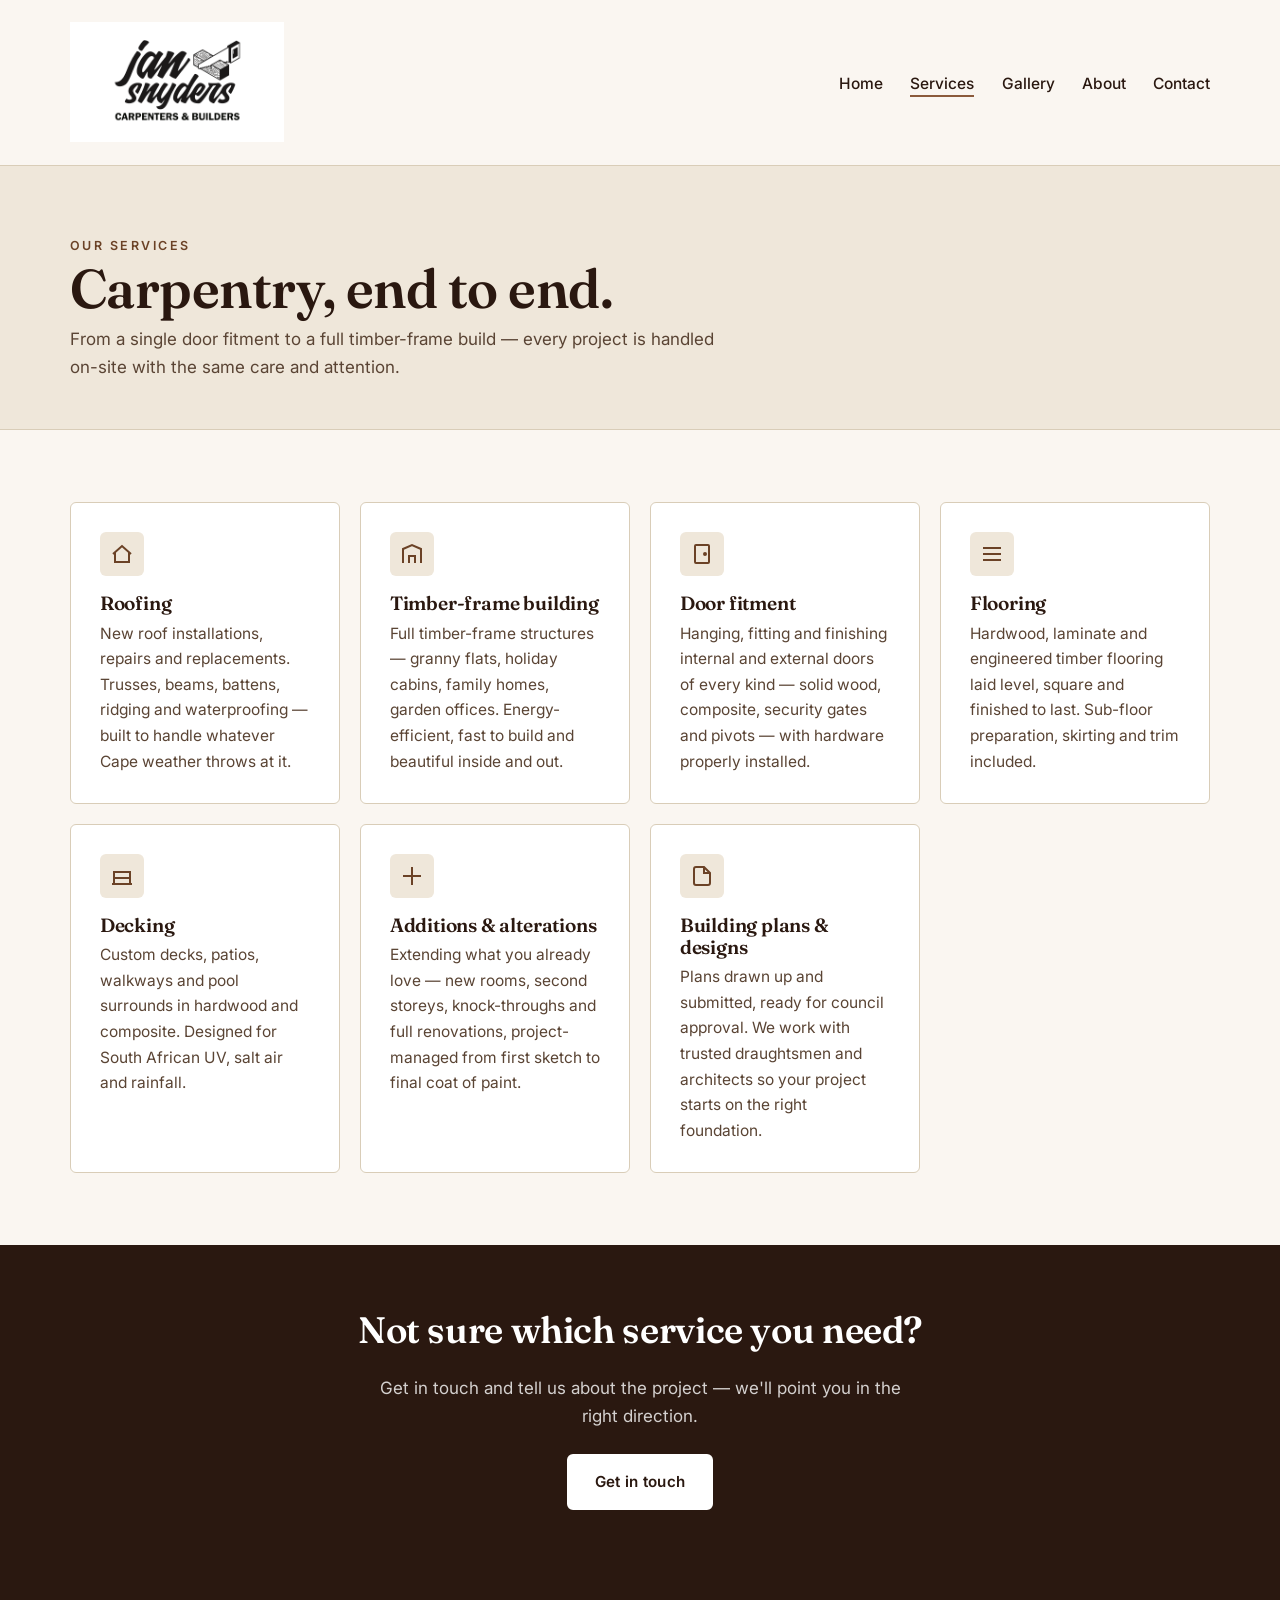
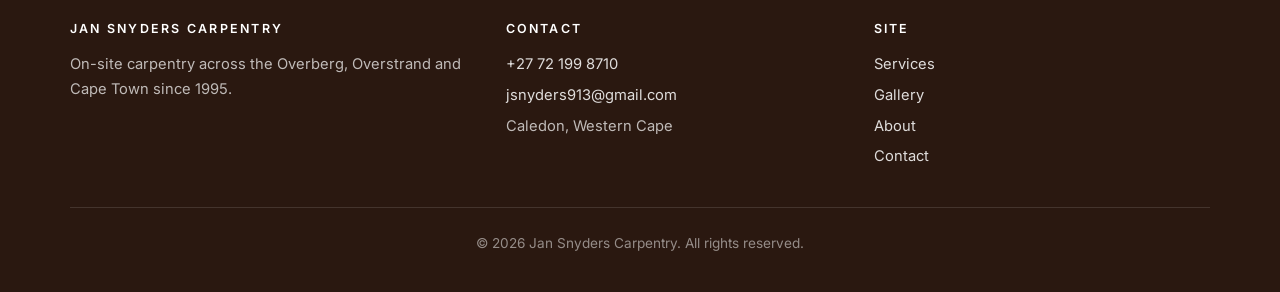
<file: services.html>
<!DOCTYPE html>
<html lang="en-ZA">
<head>
  <meta charset="UTF-8" />
  <meta name="viewport" content="width=device-width, initial-scale=1.0" />
  <title>Carpentry Services — Jan Snyders Carpentry, Caledon</title>
  <meta name="description" content="Roofing, timber-frame building, decking, flooring, door fitment, additions, alterations and building plans by Jan Snyders Carpentry. 25+ years' experience across the Overstrand and Cape Town." />
  <meta name="theme-color" content="#2a1810" />
  <link rel="canonical" href="https://jansnyderscarpenter.com/services.html" />

  <meta property="og:type" content="website" />
  <meta property="og:title" content="Carpentry Services — Jan Snyders Carpentry" />
  <meta property="og:description" content="Roofing, timber-frame, decking, flooring and more — across the Overstrand and Cape Town." />
  <meta property="og:url" content="https://jansnyderscarpenter.com/services.html" />
  <meta property="og:image" content="https://jansnyderscarpenter.com/assets/images/Scenic%20decked%20walkway%205.jpeg" />

  <link rel="icon" type="image/png" href="assets/images/Logo.png" />
  <link rel="preconnect" href="https://fonts.googleapis.com" />
  <link rel="preconnect" href="https://fonts.gstatic.com" crossorigin />
  <link href="https://fonts.googleapis.com/css2?family=Fraunces:opsz,wght@9..144,500;9..144,600&family=Inter:wght@400;500;600&display=swap" rel="stylesheet" />
  <link rel="stylesheet" href="assets/css/styles.css" />
</head>
<body>

  <header class="site-header">
    <div class="container">
      <a class="brand" href="index.html">
        <img src="assets/images/Logo.png" alt="Jan Snyders Carpentry logo" />
      </a>
      <button class="nav-toggle" aria-label="Toggle menu" aria-expanded="false" aria-controls="primary-nav"><span></span></button>
      <nav class="site-nav" id="primary-nav" aria-label="Primary">
        <ul>
          <li><a href="index.html">Home</a></li>
          <li><a href="services.html">Services</a></li>
          <li><a href="gallery.html">Gallery</a></li>
          <li><a href="about.html">About</a></li>
          <li><a href="contact.html">Contact</a></li>
        </ul>
      </nav>
    </div>
  </header>

  <main>

    <section class="page-header">
      <div class="container">
        <span class="eyebrow" style="font-size:0.78rem;font-weight:600;letter-spacing:0.2em;text-transform:uppercase;color:var(--accent-dk)">Our services</span>
        <h1>Carpentry, end to end.</h1>
        <p>From a single door fitment to a full timber-frame build — every project is handled on-site with the same care and attention.</p>
      </div>
    </section>

    <section>
      <div class="container">
        <div class="services-grid">

          <article class="service-card">
            <div class="icon" aria-hidden="true"><svg viewBox="0 0 24 24" fill="none" stroke="currentColor" stroke-width="2"><path d="M3 12l9-8 9 8"/><path d="M5 10v10h14V10"/></svg></div>
            <h3>Roofing</h3>
            <p>New roof installations, repairs and replacements. Trusses, beams, battens, ridging and waterproofing — built to handle whatever Cape weather throws at it.</p>
          </article>

          <article class="service-card">
            <div class="icon" aria-hidden="true"><svg viewBox="0 0 24 24" fill="none" stroke="currentColor" stroke-width="2"><path d="M3 21V7l9-4 9 4v14"/><path d="M9 21v-7h6v7"/></svg></div>
            <h3>Timber-frame building</h3>
            <p>Full timber-frame structures — granny flats, holiday cabins, family homes, garden offices. Energy-efficient, fast to build and beautiful inside and out.</p>
          </article>

          <article class="service-card">
            <div class="icon" aria-hidden="true"><svg viewBox="0 0 24 24" fill="none" stroke="currentColor" stroke-width="2"><rect x="5" y="3" width="14" height="18" rx="1"/><circle cx="15" cy="12" r="1" fill="currentColor"/></svg></div>
            <h3>Door fitment</h3>
            <p>Hanging, fitting and finishing internal and external doors of every kind — solid wood, composite, security gates and pivots — with hardware properly installed.</p>
          </article>

          <article class="service-card">
            <div class="icon" aria-hidden="true"><svg viewBox="0 0 24 24" fill="none" stroke="currentColor" stroke-width="2"><path d="M3 6h18M3 12h18M3 18h18"/></svg></div>
            <h3>Flooring</h3>
            <p>Hardwood, laminate and engineered timber flooring laid level, square and finished to last. Sub-floor preparation, skirting and trim included.</p>
          </article>

          <article class="service-card">
            <div class="icon" aria-hidden="true"><svg viewBox="0 0 24 24" fill="none" stroke="currentColor" stroke-width="2"><path d="M2 20h20"/><path d="M4 20V8h16v12"/><path d="M4 14h16"/></svg></div>
            <h3>Decking</h3>
            <p>Custom decks, patios, walkways and pool surrounds in hardwood and composite. Designed for South African UV, salt air and rainfall.</p>
          </article>

          <article class="service-card">
            <div class="icon" aria-hidden="true"><svg viewBox="0 0 24 24" fill="none" stroke="currentColor" stroke-width="2"><path d="M3 12h18"/><path d="M12 3v18"/></svg></div>
            <h3>Additions &amp; alterations</h3>
            <p>Extending what you already love — new rooms, second storeys, knock-throughs and full renovations, project-managed from first sketch to final coat of paint.</p>
          </article>

          <article class="service-card">
            <div class="icon" aria-hidden="true"><svg viewBox="0 0 24 24" fill="none" stroke="currentColor" stroke-width="2"><path d="M14 3H6a2 2 0 00-2 2v14a2 2 0 002 2h12a2 2 0 002-2V9z"/><path d="M14 3v6h6"/></svg></div>
            <h3>Building plans &amp; designs</h3>
            <p>Plans drawn up and submitted, ready for council approval. We work with trusted draughtsmen and architects so your project starts on the right foundation.</p>
          </article>

        </div>
      </div>
    </section>

    <section class="cta-banner">
      <div class="container">
        <h2>Not sure which service you need?</h2>
        <p>Get in touch and tell us about the project — we'll point you in the right direction.</p>
        <a class="btn" href="contact.html">Get in touch</a>
      </div>
    </section>

  </main>

  <footer class="site-footer">
    <div class="container">
      <div class="footer-grid">
        <div>
          <h4>Jan Snyders Carpentry</h4>
          <p>On-site carpentry across the Overberg, Overstrand and Cape Town since 1995.</p>
        </div>
        <div>
          <h4>Contact</h4>
          <ul>
            <li><a href="tel:+27721998710">+27 72 199 8710</a></li>
            <li><a href="mailto:jsnyders913@gmail.com">jsnyders913@gmail.com</a></li>
            <li>Caledon, Western Cape</li>
          </ul>
        </div>
        <div>
          <h4>Site</h4>
          <ul>
            <li><a href="services.html">Services</a></li>
            <li><a href="gallery.html">Gallery</a></li>
            <li><a href="about.html">About</a></li>
            <li><a href="contact.html">Contact</a></li>
          </ul>
        </div>
      </div>
      <p class="legal">&copy; <span id="year">2026</span> Jan Snyders Carpentry. All rights reserved.</p>
    </div>
  </footer>

  <script>document.getElementById('year').textContent = new Date().getFullYear();</script>
  <script src="assets/js/main.js" defer></script>
</body>
</html>
</file>
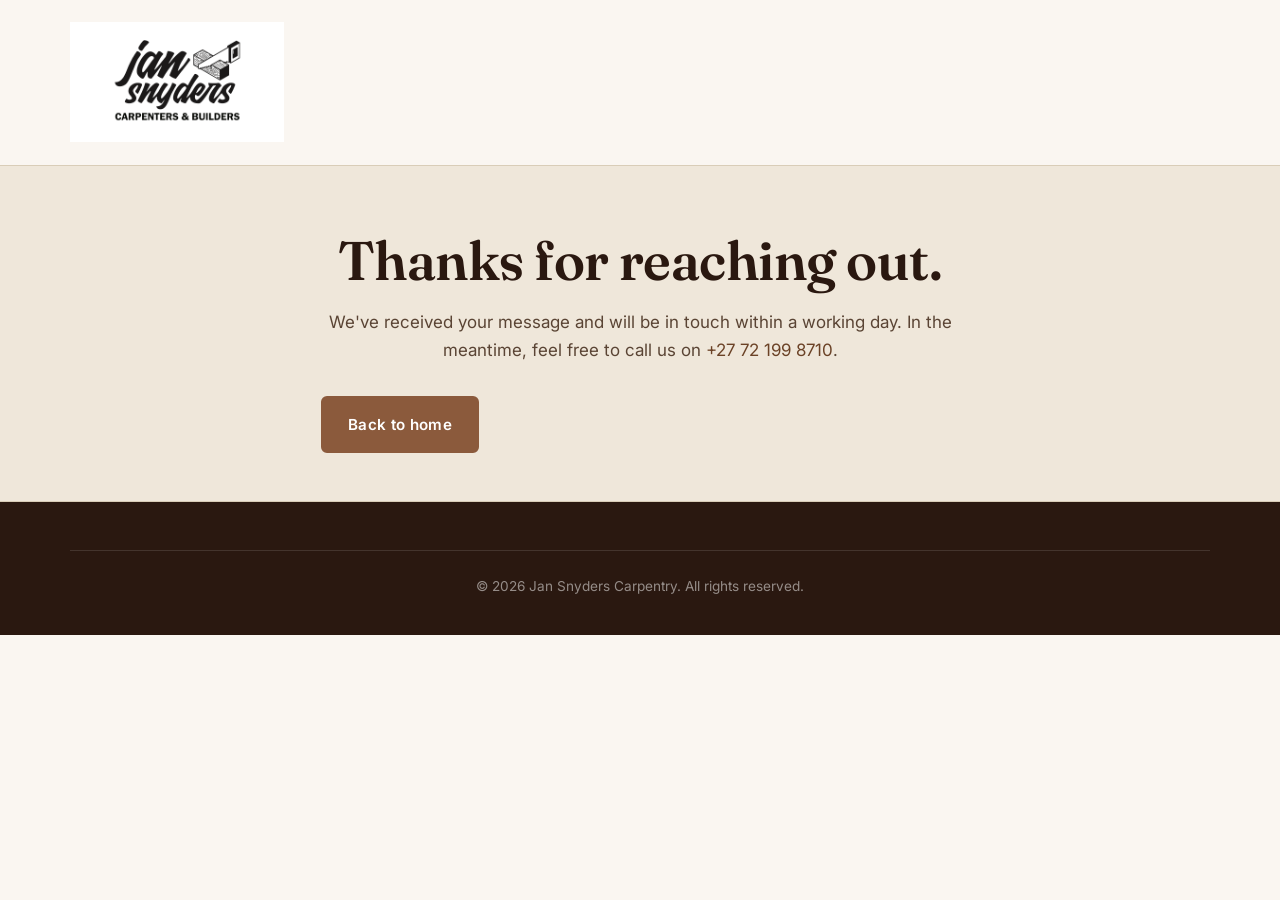
<file: thanks.html>
<!DOCTYPE html>
<html lang="en-ZA">
<head>
  <meta charset="UTF-8" />
  <meta name="viewport" content="width=device-width, initial-scale=1.0" />
  <title>Thank you — Jan Snyders Carpentry</title>
  <meta name="robots" content="noindex" />
  <link rel="icon" type="image/png" href="assets/images/Logo.png" />
  <link rel="preconnect" href="https://fonts.googleapis.com" />
  <link rel="preconnect" href="https://fonts.gstatic.com" crossorigin />
  <link href="https://fonts.googleapis.com/css2?family=Fraunces:opsz,wght@9..144,500;9..144,600&family=Inter:wght@400;500;600&display=swap" rel="stylesheet" />
  <link rel="stylesheet" href="assets/css/styles.css" />
</head>
<body>

  <header class="site-header">
    <div class="container">
      <a class="brand" href="index.html">
        <img src="assets/images/Logo.png" alt="Jan Snyders Carpentry logo" />
      </a>
    </div>
  </header>

  <main>
    <section class="page-header" style="text-align:center">
      <div class="container">
        <h1>Thanks for reaching out.</h1>
        <p style="margin:1rem auto 0">We've received your message and will be in touch within a working day. In the meantime, feel free to call us on <a href="tel:+27721998710">+27 72 199 8710</a>.</p>
        <p style="margin-top:2rem"><a class="btn" href="index.html">Back to home</a></p>
      </div>
    </section>
  </main>

  <footer class="site-footer">
    <div class="container">
      <p class="legal">&copy; <span id="year">2026</span> Jan Snyders Carpentry. All rights reserved.</p>
    </div>
  </footer>
  <script>document.getElementById('year').textContent = new Date().getFullYear();</script>
</body>
</html>
</file>
<file: assets/css/styles.css>
/* ==========================================================================
   Jan Snyders Carpentry — site styles
   Warm wood-tone palette, mobile-first, no framework.
   ========================================================================== */

:root {
  --bg:        #faf6f1;
  --bg-alt:    #efe7da;
  --bg-deep:   #2a1810;
  --ink:       #2a1810;
  --ink-soft:  #5a4434;
  --accent:    #8b5a3c;
  --accent-dk: #6b4226;
  --line:      #d9cdb8;
  --white:     #ffffff;

  --font-display: "Fraunces", "Playfair Display", Georgia, serif;
  --font-body:    "Inter", -apple-system, BlinkMacSystemFont, "Segoe UI", Roboto, sans-serif;

  --container: 1180px;
  --radius:    6px;
  --shadow:    0 8px 30px rgba(42, 24, 16, 0.08);
  --shadow-lg: 0 20px 60px rgba(42, 24, 16, 0.18);
}

/* Reset & base ------------------------------------------------------------ */
*, *::before, *::after { box-sizing: border-box; }
html { scroll-behavior: smooth; }
body {
  margin: 0;
  font-family: var(--font-body);
  font-size: 17px;
  line-height: 1.65;
  color: var(--ink);
  background: var(--bg);
  -webkit-font-smoothing: antialiased;
  text-rendering: optimizeLegibility;
}
img { max-width: 100%; height: auto; display: block; }
a { color: var(--accent-dk); text-decoration: none; }
a:hover { color: var(--ink); }

h1, h2, h3, h4 {
  font-family: var(--font-display);
  font-weight: 600;
  line-height: 1.15;
  color: var(--ink);
  margin: 0 0 0.6em;
  letter-spacing: -0.01em;
}
h1 { font-size: clamp(2rem, 4.5vw, 3.4rem); }
h2 { font-size: clamp(1.6rem, 3vw, 2.3rem); }
h3 { font-size: 1.2rem; }
p  { margin: 0 0 1em; }

.container {
  width: 100%;
  max-width: var(--container);
  margin: 0 auto;
  padding: 0 1.25rem;
}

/* Buttons ----------------------------------------------------------------- */
.btn {
  display: inline-block;
  padding: 0.85rem 1.6rem;
  font-weight: 600;
  font-size: 0.95rem;
  letter-spacing: 0.02em;
  border-radius: var(--radius);
  border: 2px solid var(--accent);
  background: var(--accent);
  color: var(--white);
  transition: all 0.18s ease;
  cursor: pointer;
}
.btn:hover { background: var(--accent-dk); border-color: var(--accent-dk); color: var(--white); }
.btn--ghost { background: transparent; color: var(--accent-dk); }
.btn--ghost:hover { background: var(--accent); color: var(--white); }

/* Header ------------------------------------------------------------------ */
.site-header {
  background: var(--bg);
  border-bottom: 1px solid var(--line);
  position: sticky;
  top: 0;
  z-index: 50;
  backdrop-filter: saturate(180%) blur(8px);
  background: rgba(250, 246, 241, 0.92);
}
.site-header .container {
  display: flex;
  align-items: center;
  justify-content: space-between;
  padding-top: 1.4rem;
  padding-bottom: 1.4rem;
}
.brand { display: flex; align-items: center; }
.brand img { height: 120px; width: auto; display: block; }

.nav-toggle {
  display: none;
  background: none;
  border: 0;
  padding: 0.5rem;
  cursor: pointer;
}
.nav-toggle span,
.nav-toggle span::before,
.nav-toggle span::after {
  display: block;
  width: 26px;
  height: 2px;
  background: var(--ink);
  position: relative;
  transition: transform 0.2s;
}
.nav-toggle span::before { content: ""; position: absolute; top: -8px; }
.nav-toggle span::after  { content: ""; position: absolute; top:  8px; }

.site-nav ul {
  display: flex;
  gap: 1.7rem;
  list-style: none;
  margin: 0;
  padding: 0;
}
.site-nav a {
  color: var(--ink);
  font-weight: 500;
  font-size: 0.97rem;
  position: relative;
  padding: 0.3rem 0;
}
.site-nav a::after {
  content: "";
  position: absolute;
  left: 0; right: 0; bottom: 0;
  height: 2px;
  background: var(--accent);
  transform: scaleX(0);
  transform-origin: left;
  transition: transform 0.2s ease;
}
.site-nav a:hover::after,
.site-nav a.is-current::after { transform: scaleX(1); }

/* Hero -------------------------------------------------------------------- */
.hero {
  position: relative;
  min-height: 78vh;
  display: flex;
  align-items: center;
  color: var(--white);
  /* Swap the filename in the url() below to change the hero photo. */
  background:
    linear-gradient(180deg, rgba(42,24,16,0.45), rgba(42,24,16,0.7)),
    url("../images/Scenic%20decked%20walkway%205.jpeg") center/cover no-repeat;
}
.hero h1 { color: var(--white); max-width: 16ch; }
.hero p  { font-size: 1.15rem; max-width: 50ch; opacity: 0.95; }
.hero .btn { margin-top: 0.5rem; margin-right: 0.5rem; }

/* Page header (sub-pages) ------------------------------------------------- */
.page-header {
  background: var(--bg-alt);
  padding: 4rem 0 3rem;
  border-bottom: 1px solid var(--line);
}
.page-header h1 { margin-bottom: 0.3rem; }
.page-header p  { color: var(--ink-soft); margin: 0; max-width: 60ch; }

/* Sections ---------------------------------------------------------------- */
section { padding: 4.5rem 0; }
section.alt { background: var(--bg-alt); }

.section-head { text-align: center; max-width: 60ch; margin: 0 auto 3rem; }
.section-head .eyebrow {
  display: inline-block;
  font-size: 0.78rem;
  font-weight: 600;
  letter-spacing: 0.2em;
  text-transform: uppercase;
  color: var(--accent-dk);
  margin-bottom: 0.7rem;
}
.section-head p { color: var(--ink-soft); margin: 0; }

/* Service cards ----------------------------------------------------------- */
.services-grid {
  display: grid;
  gap: 1.25rem;
  grid-template-columns: repeat(auto-fit, minmax(260px, 1fr));
}
.service-card {
  background: var(--white);
  border: 1px solid var(--line);
  border-radius: var(--radius);
  padding: 1.8rem;
  transition: transform 0.2s ease, box-shadow 0.2s ease, border-color 0.2s ease;
}
.service-card:hover {
  transform: translateY(-3px);
  box-shadow: var(--shadow);
  border-color: var(--accent);
}
.service-card .icon {
  width: 44px;
  height: 44px;
  display: flex;
  align-items: center;
  justify-content: center;
  background: var(--bg-alt);
  color: var(--accent-dk);
  border-radius: var(--radius);
  margin-bottom: 1rem;
}
.service-card .icon svg { width: 24px; height: 24px; }
.service-card h3 { margin-bottom: 0.4rem; }
.service-card p  { color: var(--ink-soft); margin: 0; font-size: 0.97rem; }

/* Service area chips ------------------------------------------------------ */
.area-chips {
  display: flex;
  flex-wrap: wrap;
  gap: 0.5rem;
  justify-content: center;
  list-style: none;
  padding: 0;
  margin: 1.5rem 0 0;
}
.area-chips li {
  background: var(--white);
  border: 1px solid var(--line);
  padding: 0.45rem 0.95rem;
  border-radius: 999px;
  font-size: 0.9rem;
  color: var(--ink-soft);
}

/* Gallery ----------------------------------------------------------------- */
.gallery-section-title {
  font-size: 1.4rem;
  margin: 3rem 0 1.2rem;
  padding-bottom: 0.6rem;
  border-bottom: 1px solid var(--line);
  color: var(--ink);
}
.gallery-section-title:first-of-type { margin-top: 0; }

.gallery-grid {
  display: grid;
  gap: 0.8rem;
  grid-template-columns: repeat(auto-fill, minmax(280px, 1fr));
}
.gallery-grid figure {
  margin: 0;
  border-radius: var(--radius);
  overflow: hidden;
  background: var(--bg-alt);
  position: relative;
  aspect-ratio: 4 / 3;
  cursor: zoom-in;
}
.gallery-grid img {
  width: 100%;
  height: 100%;
  object-fit: cover;
  transition: transform 0.4s ease;
}
.gallery-grid figure:hover img { transform: scale(1.04); }
.gallery-grid figcaption {
  position: absolute;
  inset: auto 0 0 0;
  padding: 1rem;
  background: linear-gradient(180deg, transparent, rgba(42,24,16,0.85));
  color: var(--white);
  font-size: 0.92rem;
  opacity: 0;
  transition: opacity 0.2s ease;
}
.gallery-grid figure:hover figcaption { opacity: 1; }

/* About ------------------------------------------------------------------- */
.about-grid {
  display: grid;
  gap: 3rem;
  grid-template-columns: 1fr 1.3fr;
  align-items: center;
}
.about-grid img {
  border-radius: var(--radius);
  box-shadow: var(--shadow-lg);
}
.stats {
  display: grid;
  grid-template-columns: repeat(3, 1fr);
  gap: 1rem;
  margin-top: 2rem;
}
.stat {
  text-align: center;
  padding: 1.4rem 0.5rem;
  background: var(--bg-alt);
  border-radius: var(--radius);
}
.stat strong {
  display: block;
  font-family: var(--font-display);
  font-size: 2rem;
  color: var(--accent-dk);
  line-height: 1;
}
.stat span {
  display: block;
  font-size: 0.82rem;
  letter-spacing: 0.1em;
  text-transform: uppercase;
  color: var(--ink-soft);
  margin-top: 0.4rem;
}

/* Testimonial ------------------------------------------------------------- */
.testimonial {
  max-width: 720px;
  margin: 0 auto;
  text-align: center;
}
.testimonial blockquote {
  font-family: var(--font-display);
  font-size: 1.5rem;
  line-height: 1.4;
  color: var(--ink);
  margin: 0 0 1rem;
  font-style: italic;
  position: relative;
}
.testimonial blockquote::before {
  content: "\201C";
  font-size: 4rem;
  color: var(--accent);
  line-height: 0;
  vertical-align: -0.4em;
  margin-right: 0.2em;
  font-style: normal;
}
.testimonial cite {
  font-style: normal;
  font-weight: 600;
  color: var(--accent-dk);
  letter-spacing: 0.05em;
}

/* Contact ----------------------------------------------------------------- */
.contact-grid {
  display: grid;
  gap: 3rem;
  grid-template-columns: 1fr 1fr;
}
.contact-info ul {
  list-style: none;
  padding: 0;
  margin: 1.5rem 0 0;
}
.contact-info li {
  display: flex;
  align-items: flex-start;
  gap: 0.9rem;
  padding: 0.9rem 0;
  border-bottom: 1px solid var(--line);
}
.contact-info li:last-child { border-bottom: 0; }
.contact-info .label {
  font-size: 0.78rem;
  font-weight: 600;
  letter-spacing: 0.15em;
  text-transform: uppercase;
  color: var(--ink-soft);
  margin: 0 0 0.15rem;
}
.contact-info .value { font-size: 1.05rem; color: var(--ink); margin: 0; }
.contact-info svg {
  width: 22px;
  height: 22px;
  flex-shrink: 0;
  color: var(--accent-dk);
  margin-top: 4px;
}

/* Form -------------------------------------------------------------------- */
form { display: grid; gap: 1rem; }
.field { display: grid; gap: 0.4rem; }
.field label {
  font-size: 0.85rem;
  font-weight: 600;
  letter-spacing: 0.05em;
  color: var(--ink-soft);
}
.field input,
.field textarea {
  font: inherit;
  padding: 0.8rem 0.95rem;
  border: 1px solid var(--line);
  border-radius: var(--radius);
  background: var(--white);
  color: var(--ink);
  transition: border-color 0.15s ease, box-shadow 0.15s ease;
}
.field input:focus,
.field textarea:focus {
  outline: none;
  border-color: var(--accent);
  box-shadow: 0 0 0 3px rgba(139, 90, 60, 0.18);
}
.field textarea { min-height: 140px; resize: vertical; }
.honeypot { position: absolute; left: -5000px; }

/* CTA banner -------------------------------------------------------------- */
.cta-banner {
  background: var(--bg-deep);
  color: var(--white);
  text-align: center;
  padding: 4rem 0;
}
.cta-banner h2 { color: var(--white); }
.cta-banner p  { color: rgba(255,255,255,0.8); max-width: 50ch; margin: 0 auto 1.5rem; }
.cta-banner .btn { background: var(--white); color: var(--ink); border-color: var(--white); }
.cta-banner .btn:hover { background: var(--accent); border-color: var(--accent); color: var(--white); }

/* Footer ------------------------------------------------------------------ */
.site-footer {
  background: var(--bg-deep);
  color: rgba(255,255,255,0.7);
  padding: 3rem 0 1.5rem;
  font-size: 0.92rem;
}
.site-footer a { color: rgba(255,255,255,0.85); }
.site-footer a:hover { color: var(--white); }
.footer-grid {
  display: grid;
  gap: 2rem;
  grid-template-columns: 1.2fr 1fr 1fr;
  margin-bottom: 2rem;
}
.site-footer h4 {
  color: var(--white);
  font-family: var(--font-body);
  font-size: 0.78rem;
  letter-spacing: 0.18em;
  text-transform: uppercase;
  margin-bottom: 1rem;
}
.site-footer ul { list-style: none; padding: 0; margin: 0; }
.site-footer li { margin-bottom: 0.4rem; }
.legal {
  border-top: 1px solid rgba(255,255,255,0.12);
  padding-top: 1.5rem;
  text-align: center;
  font-size: 0.85rem;
  color: rgba(255,255,255,0.5);
}

/* Responsive -------------------------------------------------------------- */
@media (max-width: 820px) {
  .brand img { height: 80px; }
  .site-header .container { padding-top: 1rem; padding-bottom: 1rem; }

  .nav-toggle { display: block; }
  .site-nav {
    position: absolute;
    top: 100%;
    left: 0;
    right: 0;
    background: var(--bg);
    border-bottom: 1px solid var(--line);
    box-shadow: var(--shadow);
    display: none;
  }
  .site-nav.is-open { display: block; }
  .site-nav ul {
    flex-direction: column;
    gap: 0;
    padding: 0.5rem 1.25rem 1rem;
  }
  .site-nav li { border-bottom: 1px solid var(--line); }
  .site-nav li:last-child { border-bottom: 0; }
  .site-nav a { display: block; padding: 0.9rem 0; }
  .site-nav a::after { display: none; }

  .hero { min-height: 62vh; }
  .about-grid,
  .contact-grid { grid-template-columns: 1fr; gap: 2rem; }
  .footer-grid { grid-template-columns: 1fr; gap: 1.5rem; }
  .stats { grid-template-columns: repeat(3, 1fr); }
  section { padding: 3rem 0; }
}
</file>
